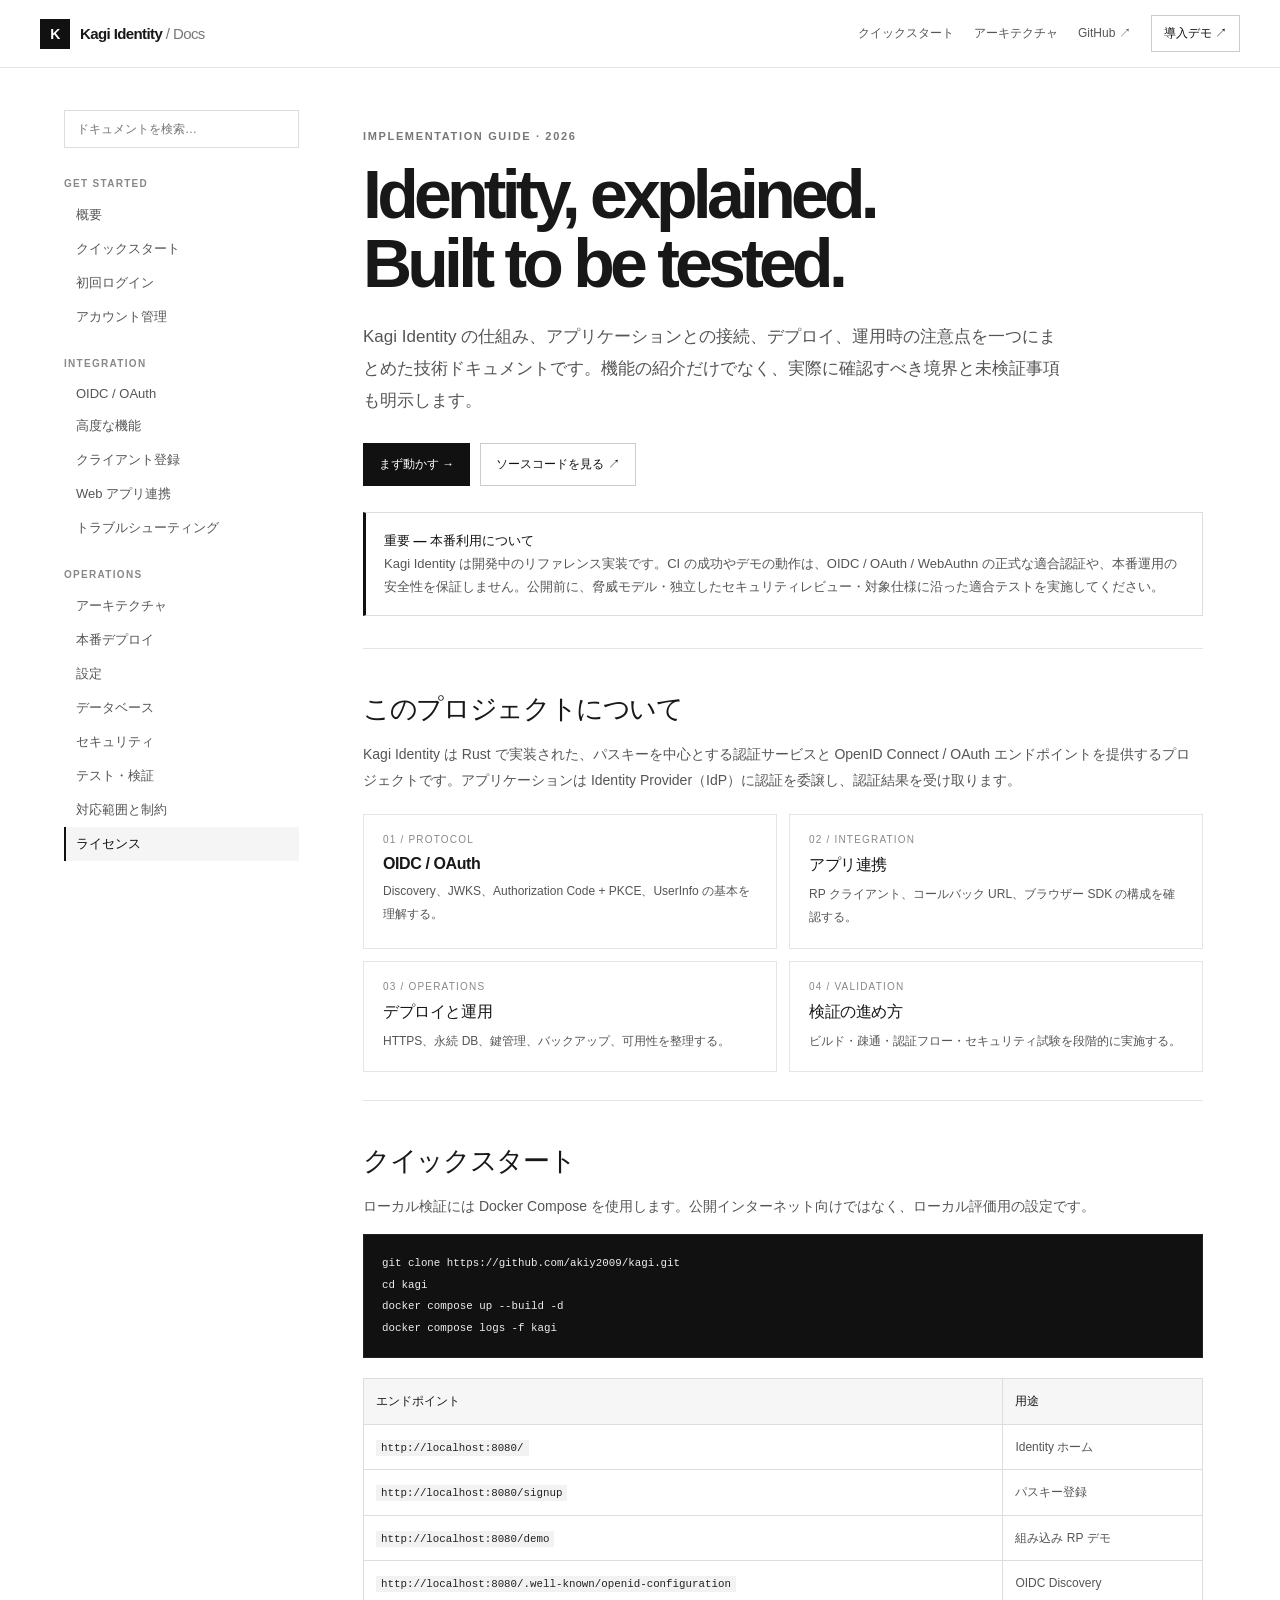
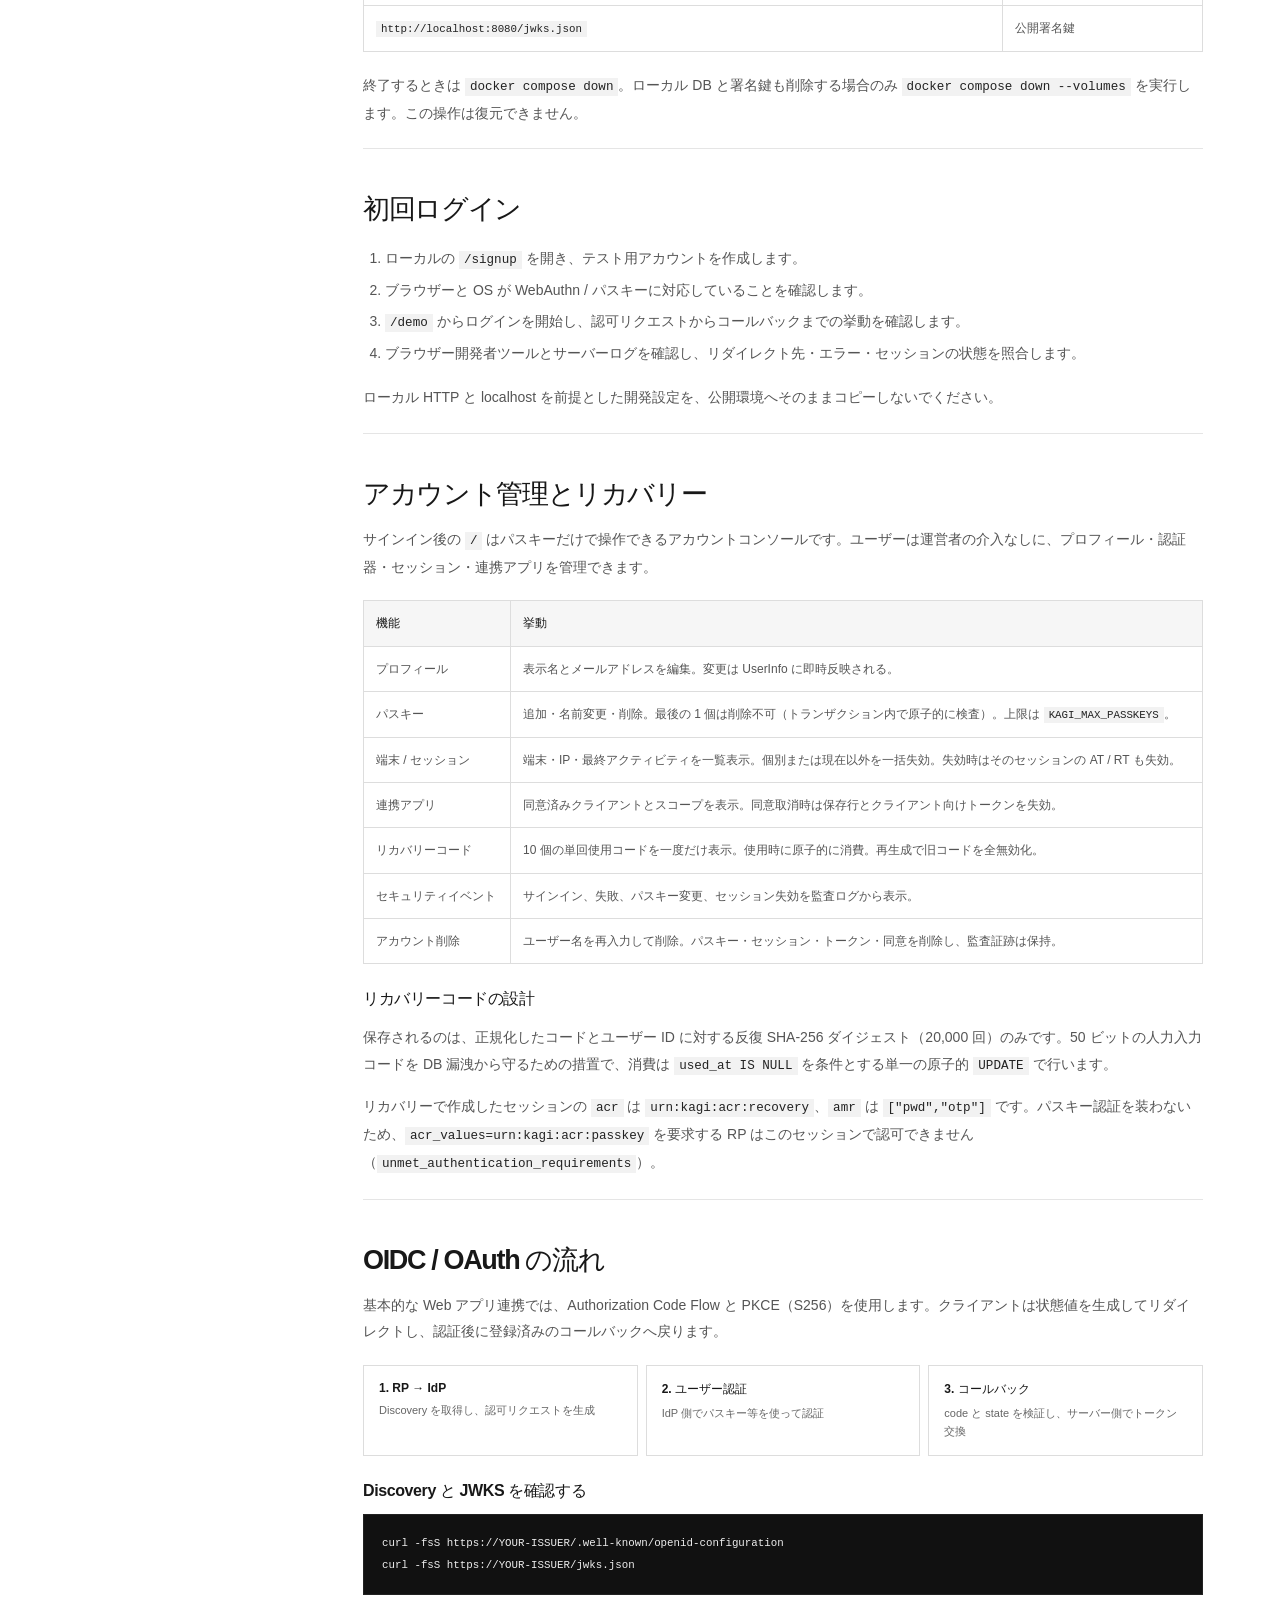
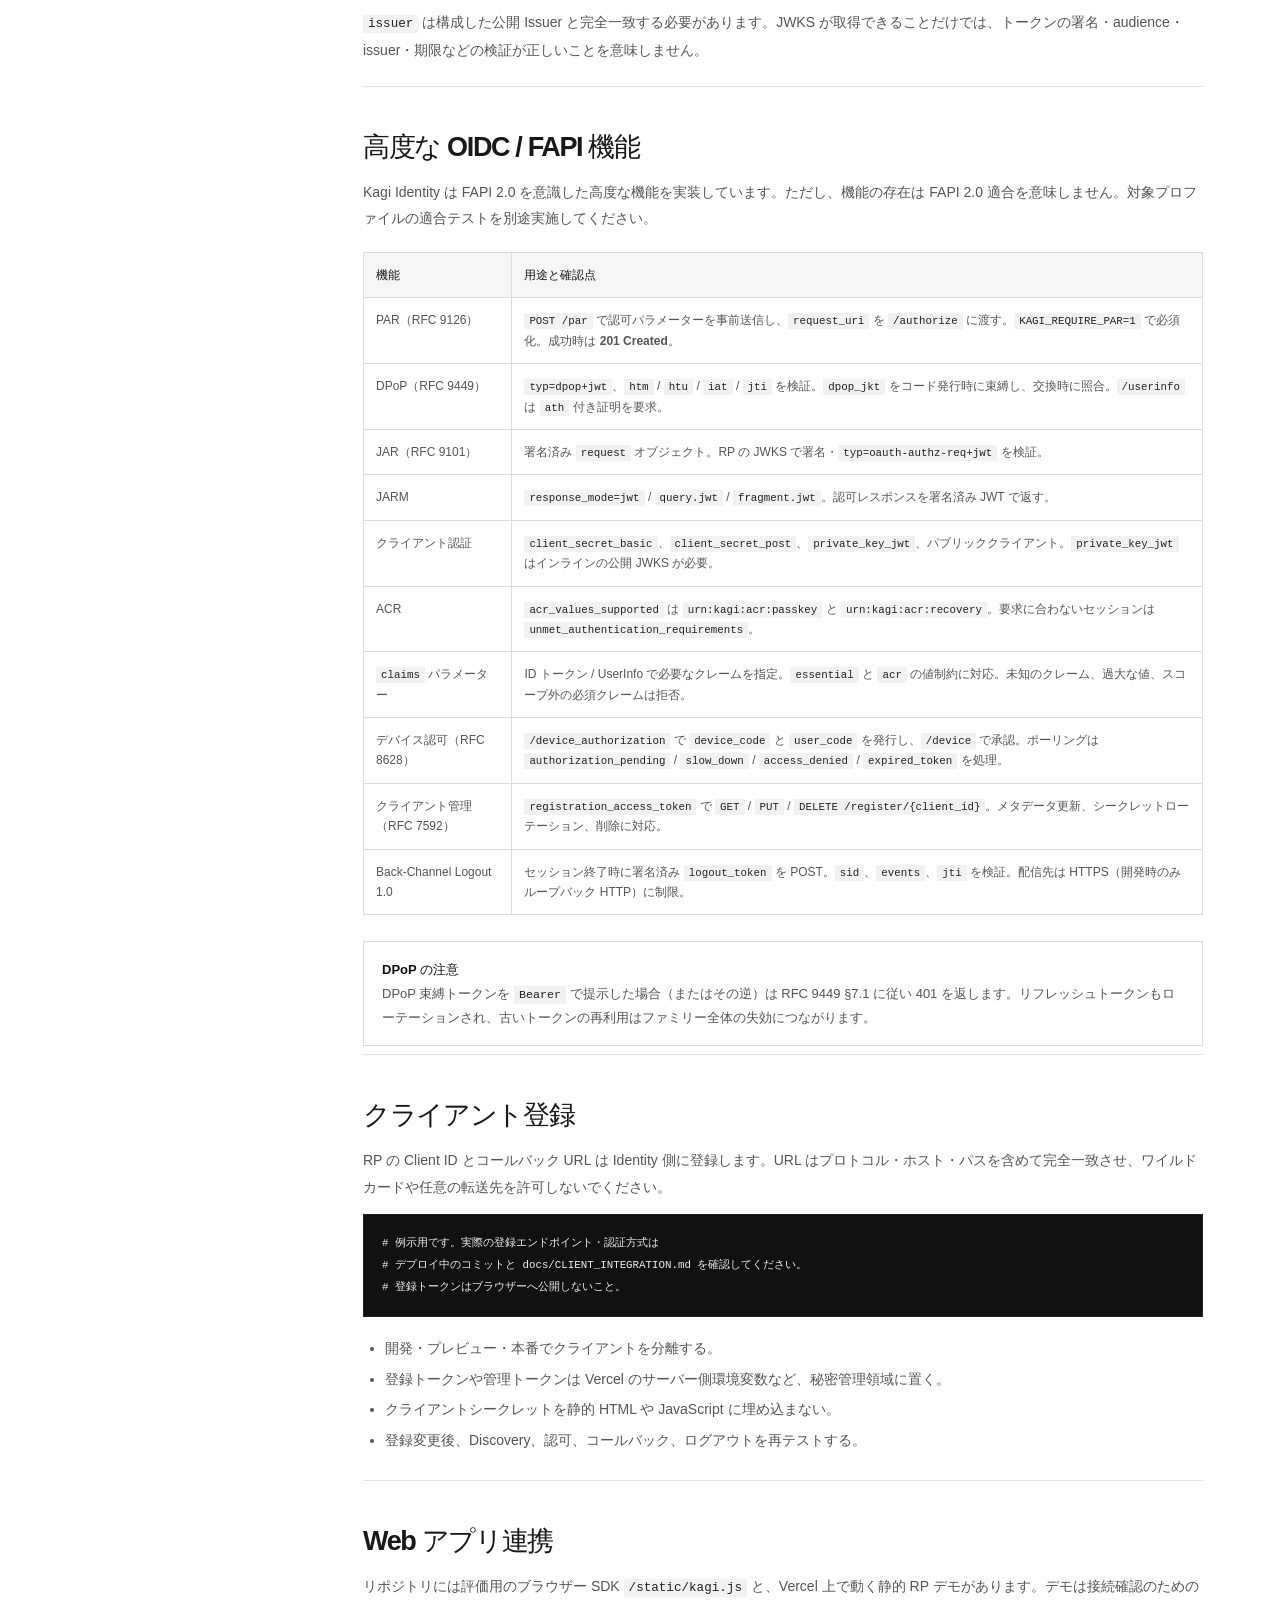
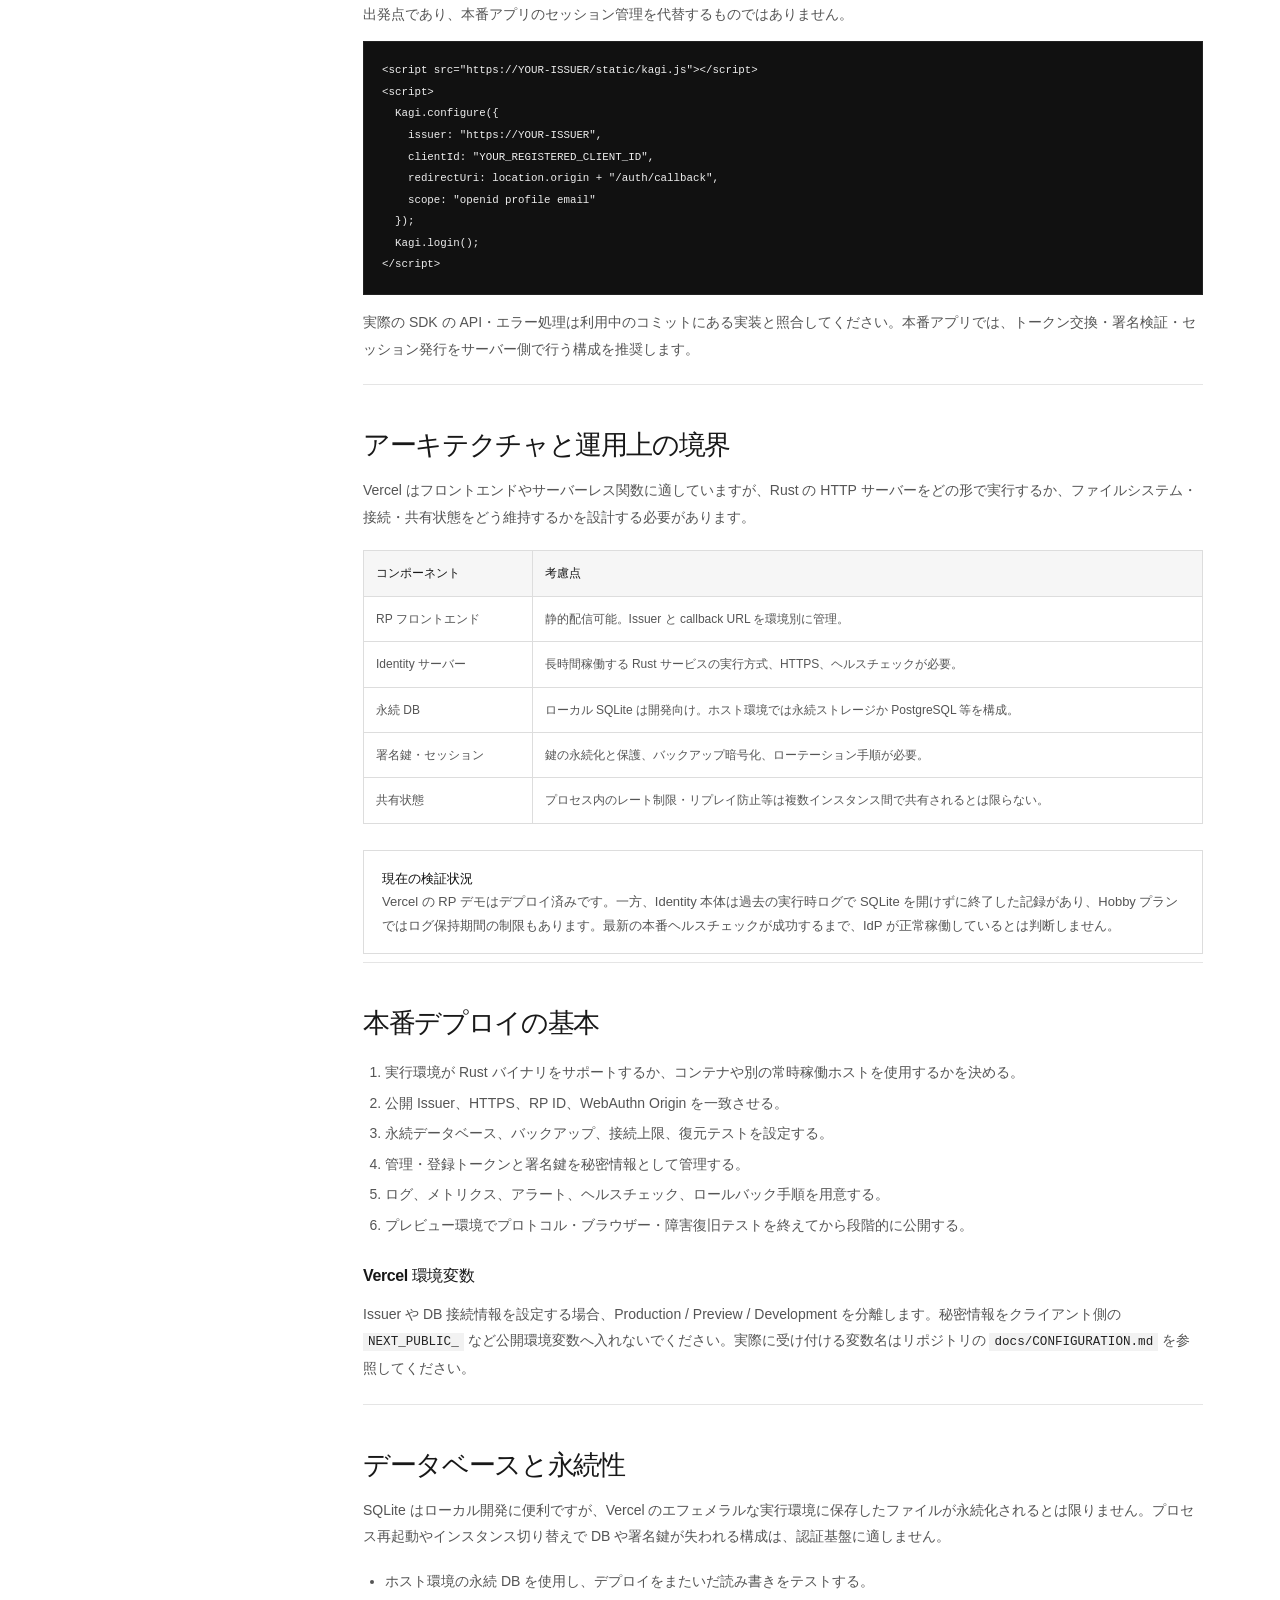
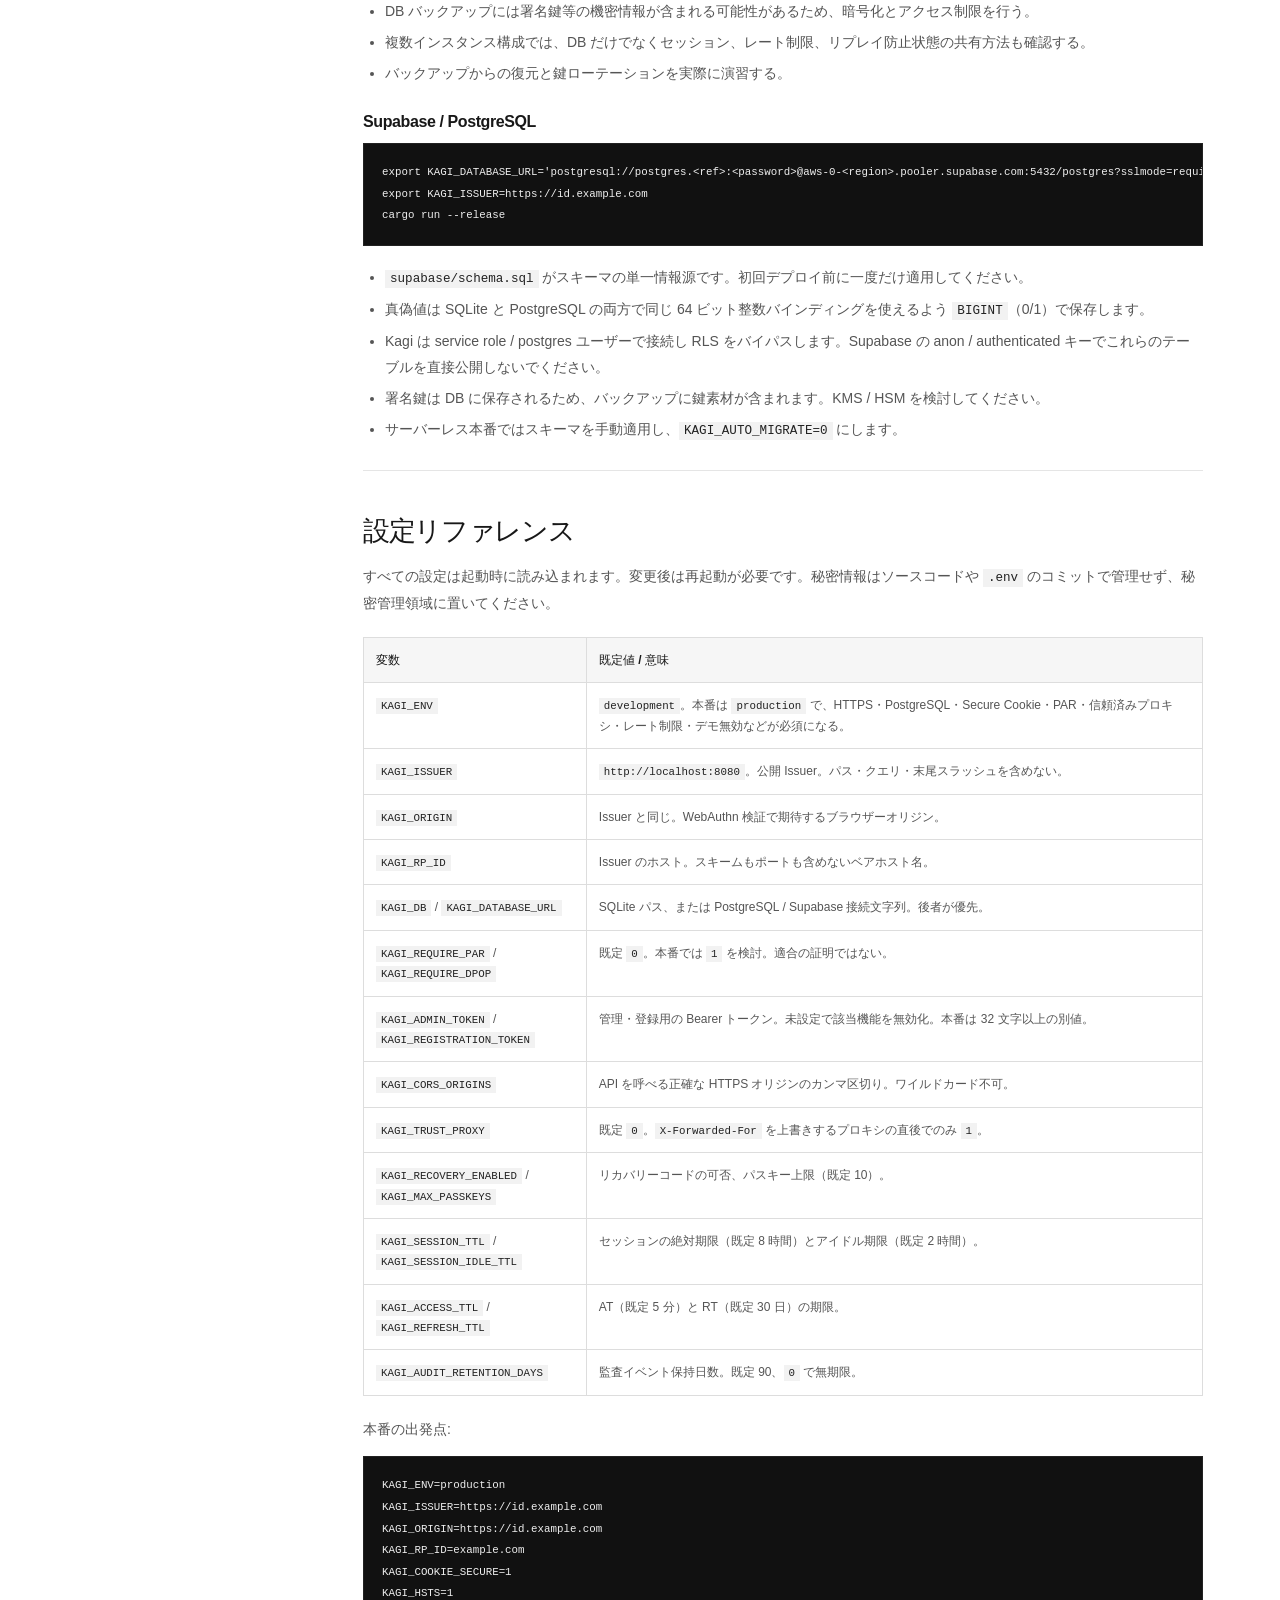
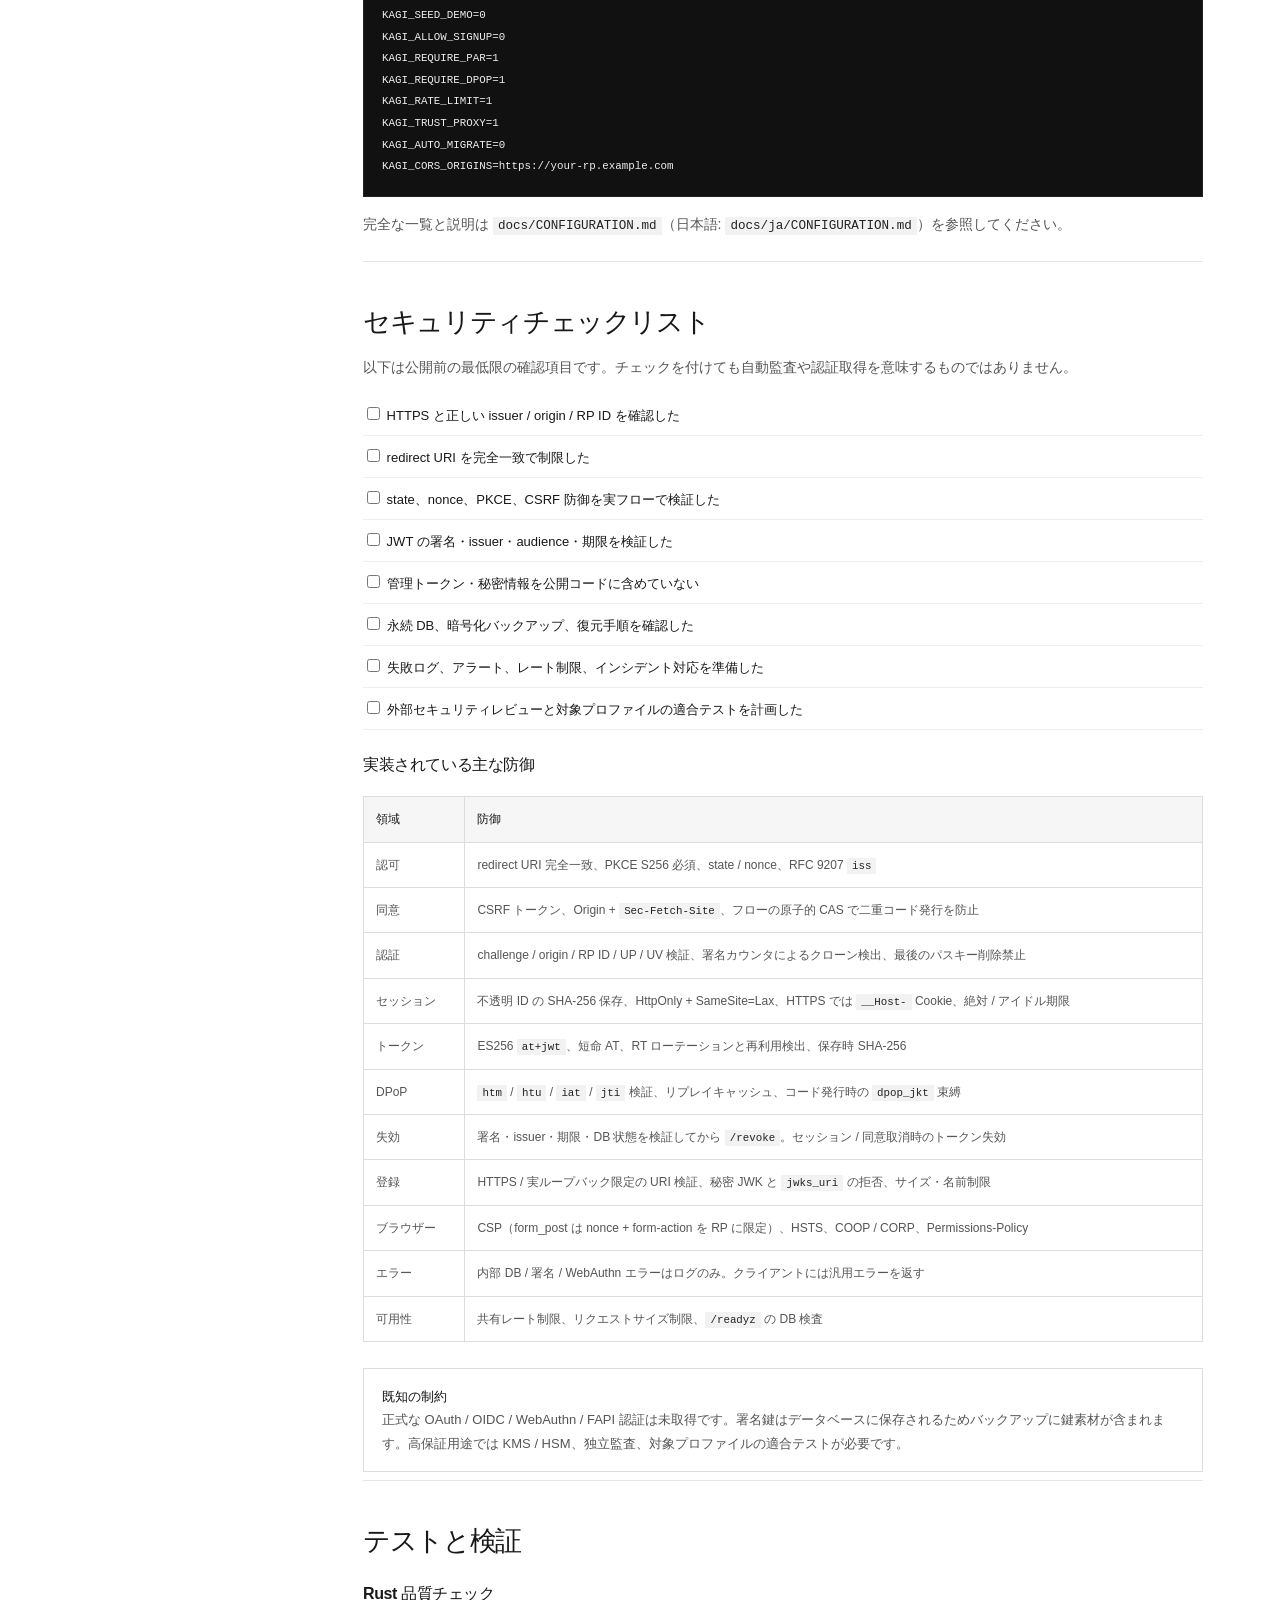
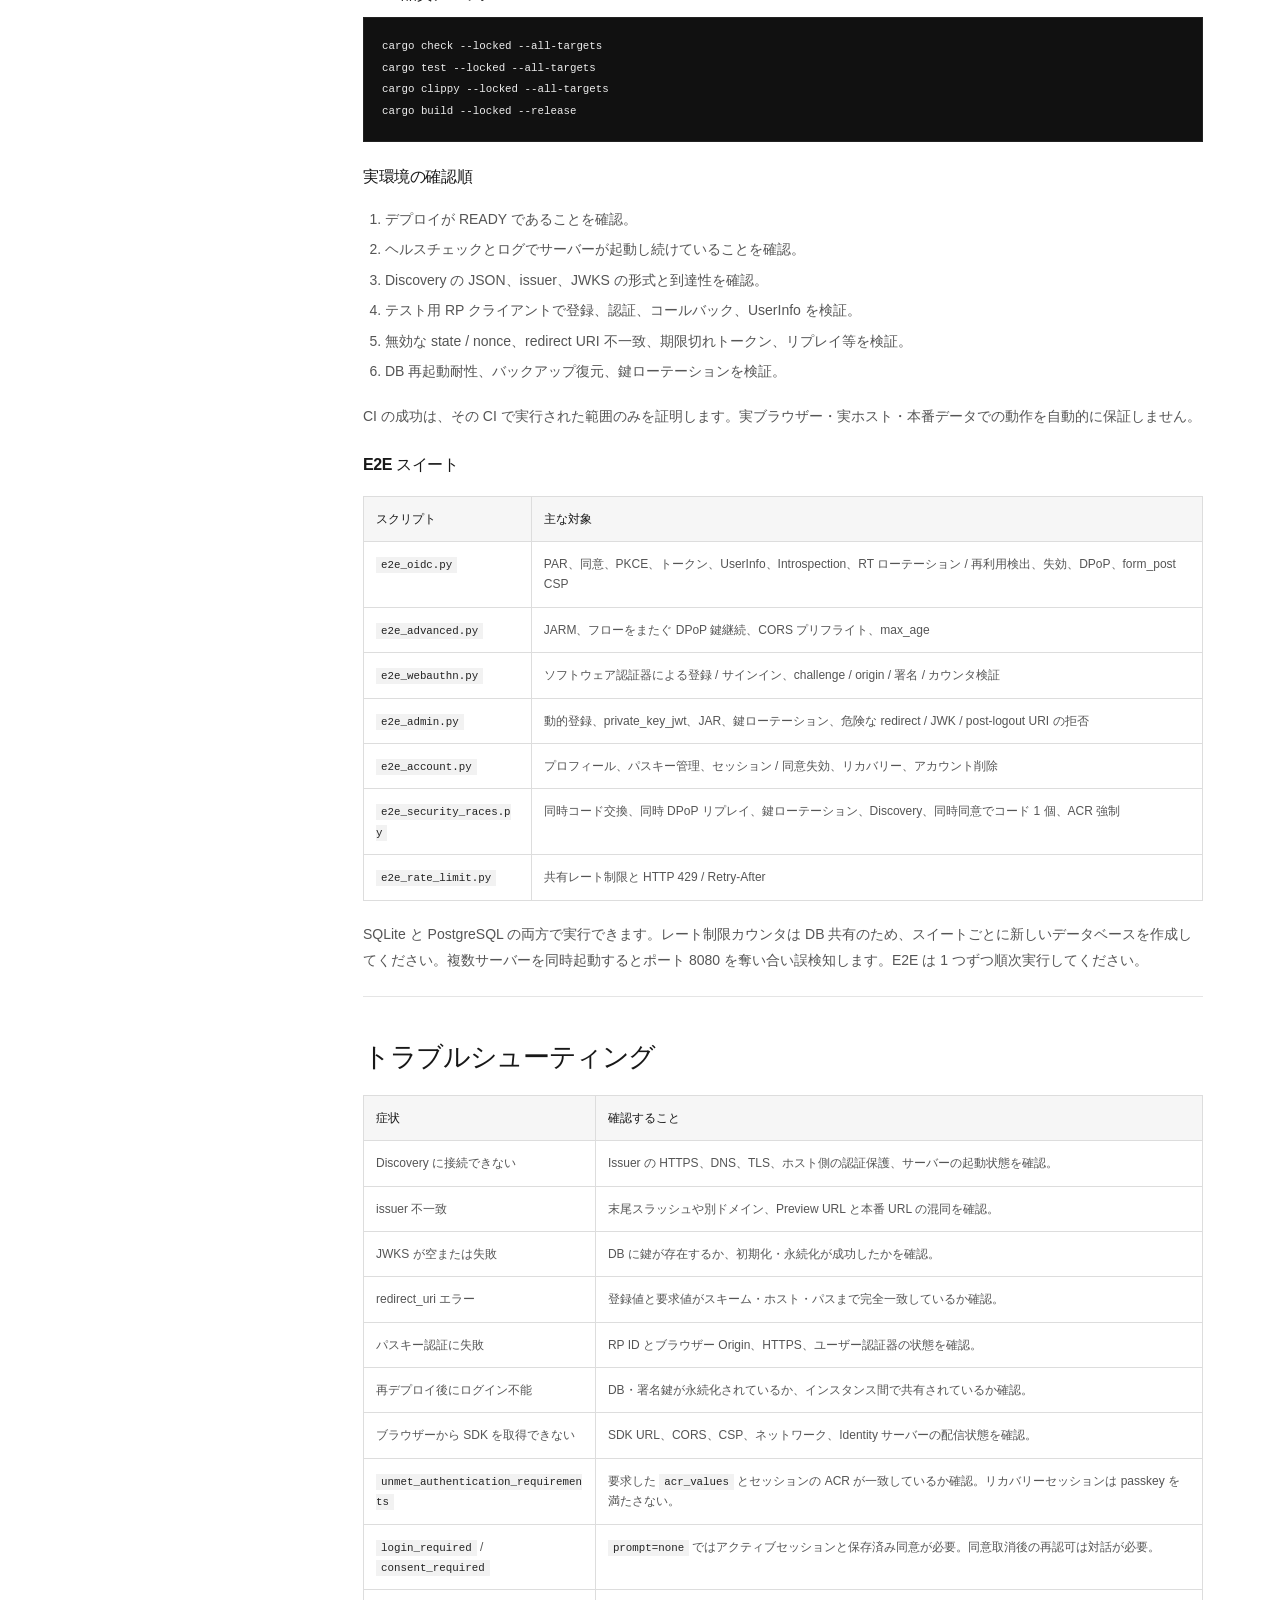
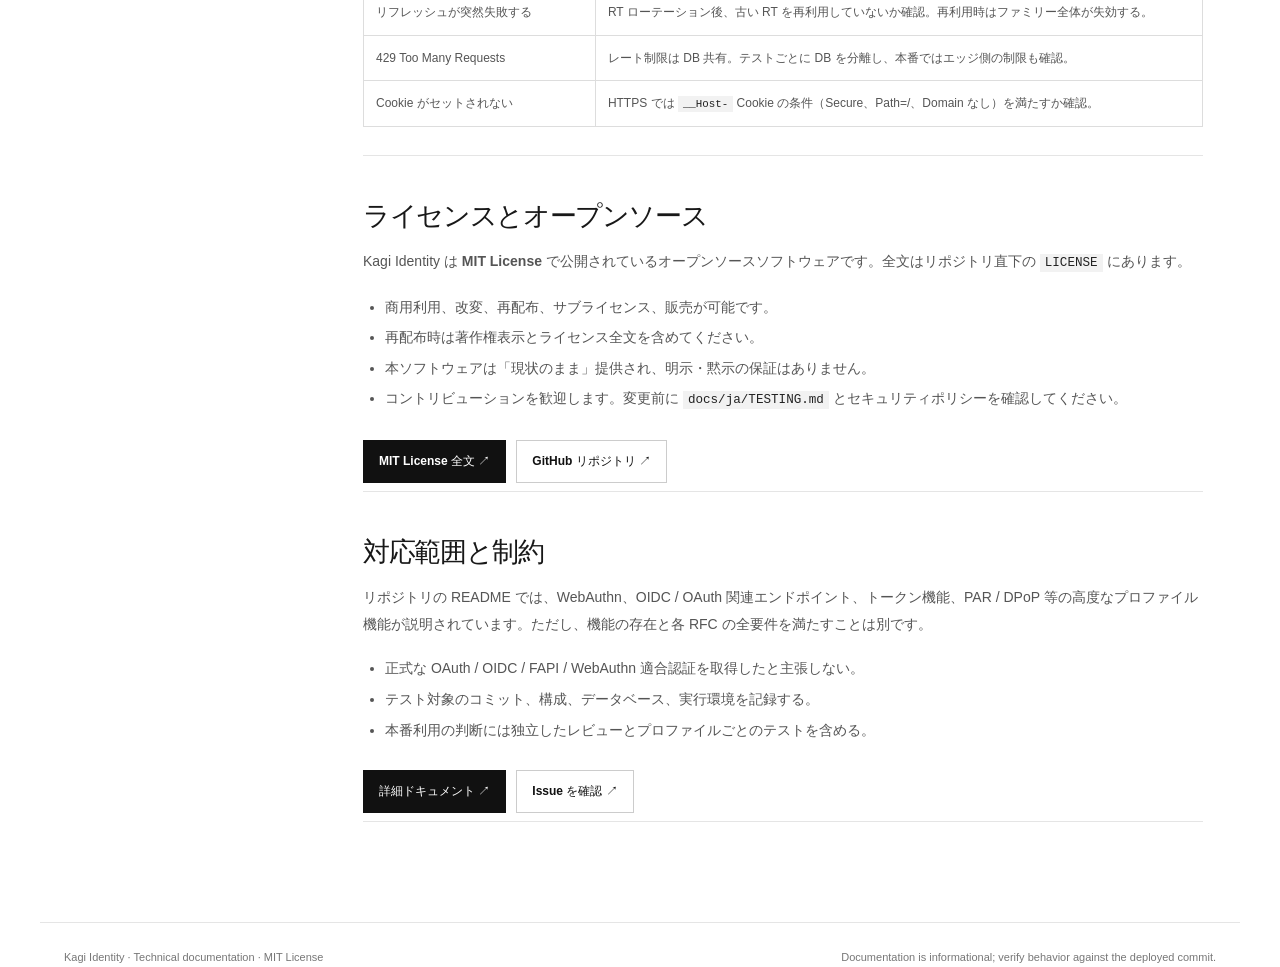
<file: examples/identity-docs/index.html>
<!doctype html>
<html lang="ja">
<head>
<meta charset="utf-8"><meta name="viewport" content="width=device-width,initial-scale=1"><meta name="theme-color" content="#ffffff">
<meta name="description" content="Kagi Identity の導入、OIDC連携、運用、セキュリティを理解するための公式ドキュメントサイト。">
<title>Kagi Identity Docs — 実装と運用ガイド</title>
<style>
:root{font-family:Inter,-apple-system,BlinkMacSystemFont,"Segoe UI","Noto Sans JP",sans-serif;color:#181818;background:#fff;font-synthesis:none;text-rendering:optimizeLegibility;--line:#e5e5e5;--muted:#696969;--soft:#f7f7f7;--black:#111}
*{box-sizing:border-box}html{scroll-behavior:smooth;scroll-padding-top:95px}body{margin:0;min-width:320px}a{color:inherit;text-decoration:none}button,input{font:inherit}.nav{height:68px;border-bottom:1px solid var(--line);display:flex;align-items:center;justify-content:space-between;padding:0 max(22px,calc((100vw - 1200px)/2));position:sticky;top:0;background:rgba(255,255,255,.96);backdrop-filter:blur(10px);z-index:5}.brand{display:flex;gap:10px;align-items:center;font-size:15px;font-weight:760;letter-spacing:-.04em}.logo{height:30px;width:30px;background:#111;color:white;display:grid;place-items:center;font-size:14px}.navright{display:flex;gap:20px;align-items:center;font-size:12px;color:#555}.navright a:hover,.side a:hover{color:#000;text-decoration:underline}.pill{border:1px solid #ccc;padding:9px 12px;color:#111!important}.layout{max-width:1200px;margin:auto;display:grid;grid-template-columns:235px minmax(0,1fr);gap:64px;padding:42px 24px 100px}.side{position:sticky;top:100px;align-self:start;max-height:calc(100vh - 120px);overflow:auto;font-size:13px}.side label{display:block;color:#888;font-size:10px;font-weight:750;letter-spacing:.13em;margin:24px 0 9px}.side a{display:block;padding:8px 10px;color:#555;border-left:2px solid transparent}.side a.active{border-left-color:#111;background:#f5f5f5;color:#111;font-weight:650}.search{width:100%;border:1px solid #ddd;padding:11px 12px;margin-bottom:6px;background:#fff;font-size:12px}.content{min-width:0;max-width:840px}.eyebrow{font-size:11px;letter-spacing:.15em;color:#777;font-weight:750;text-transform:uppercase}.hero{padding:20px 0 32px;border-bottom:1px solid var(--line)}h1{font-size:clamp(40px,6vw,68px);line-height:1.02;letter-spacing:-.07em;margin:18px 0 22px;font-weight:760}.lead{font-size:17px;line-height:1.9;color:#555;max-width:700px}.actions{display:flex;gap:10px;flex-wrap:wrap;margin-top:25px}.btn{display:inline-block;background:#111;color:white;padding:12px 15px;font-size:12px;font-weight:700;border:1px solid #111}.btn.secondary{background:white;color:#111;border-color:#ccc}.notice{margin-top:26px;border:1px solid #ddd;padding:16px 18px;font-size:13px;line-height:1.8;color:#555}.notice strong{color:#111}.notice.warning{border-left:3px solid #111}.section{padding:42px 0 8px;border-bottom:1px solid var(--line)}h2{font-size:27px;letter-spacing:-.05em;margin:0 0 14px}h3{font-size:16px;letter-spacing:-.025em;margin:25px 0 9px}p,li{font-size:14px;line-height:1.9;color:#555}ul,ol{padding-left:22px}li{padding:2px 0}code{font-family:ui-monospace,SFMono-Regular,Menlo,monospace;font-size:.9em;background:#f2f2f2;padding:2px 5px;color:#222;overflow-wrap:anywhere}pre{background:#111;color:#eee;padding:18px;overflow:auto;font-size:12px;line-height:1.8;border:1px solid #222}pre code{background:transparent;color:inherit;padding:0}.grid{display:grid;grid-template-columns:repeat(2,minmax(0,1fr));gap:12px;margin:20px 0}.card{border:1px solid var(--line);padding:19px;display:block;min-width:0}.card:hover{border-color:#777}.card .meta{font-size:10px;letter-spacing:.12em;color:#888}.card h3{margin:10px 0 7px}.card p{font-size:12px;margin:0}.tablewrap{overflow-x:auto;margin:20px 0}table{border-collapse:collapse;width:100%;font-size:12px}th,td{padding:12px;border:1px solid #ddd;text-align:left;vertical-align:top;line-height:1.7}th{background:#f6f6f6;font-weight:700}td{color:#555}.flow{display:grid;grid-template-columns:repeat(3,1fr);gap:8px;margin:20px 0}.flow div{border:1px solid #ddd;padding:15px}.flow b{font-size:12px;display:block;margin-bottom:7px}.flow span{font-size:11px;color:#666;line-height:1.6;display:block}.status{display:inline-block;border:1px solid #ddd;padding:4px 7px;font-size:10px;color:#555;letter-spacing:.04em}.footer{padding:28px 24px;border-top:1px solid var(--line);display:flex;justify-content:space-between;gap:12px;max-width:1200px;margin:auto;color:#777;font-size:11px}.hide{display:none!important}.searchhit{outline:1px solid #aaa}
@media(max-width:850px){.layout{grid-template-columns:1fr;gap:20px;padding-top:20px}.side{position:static;max-height:none;display:grid;grid-template-columns:repeat(2,minmax(0,1fr));gap:0 8px}.side .search{grid-column:1/-1}.side label{grid-column:1/-1;margin-top:16px}.side a{font-size:12px}.navright a:not(.pill){display:none}.grid{grid-template-columns:1fr}.flow{grid-template-columns:1fr}.content{max-width:none}}@media(max-width:430px){.side{grid-template-columns:1fr 1fr}.nav{padding:0 14px}.layout{padding-left:16px;padding-right:16px}.lead{font-size:15px}}
</style>
</head>
<body>
<header class="nav"><a class="brand" href="#top"><span class="logo">K</span><span>Kagi Identity <span style="font-weight:450;color:#777">/ Docs</span></span></a><nav class="navright"><a href="#quickstart">クイックスタート</a><a href="#architecture">アーキテクチャ</a><a href="https://github.com/akiy2009/kagi" target="_blank" rel="noopener noreferrer">GitHub ↗</a><a class="pill" href="https://kagi-rp-demo-gakusei-bot.vercel.app" target="_blank" rel="noopener noreferrer">導入デモ ↗</a></nav></header>
<div class="layout" id="top">
<aside class="side" aria-label="ドキュメントナビゲーション">
<input class="search" id="search" type="search" placeholder="ドキュメントを検索…" aria-label="ドキュメントを検索">
<label>GET STARTED</label><a href="#overview" class="active">概要</a><a href="#quickstart">クイックスタート</a><a href="#first-login">初回ログイン</a><a href="#account">アカウント管理</a>
<label>INTEGRATION</label><a href="#oidc">OIDC / OAuth</a><a href="#advanced">高度な機能</a><a href="#client">クライアント登録</a><a href="#web">Web アプリ連携</a><a href="#troubleshooting">トラブルシューティング</a>
<label>OPERATIONS</label><a href="#architecture">アーキテクチャ</a><a href="#deployment">本番デプロイ</a><a href="#configuration">設定</a><a href="#database">データベース</a><a href="#security">セキュリティ</a><a href="#testing">テスト・検証</a><a href="#status">対応範囲と制約</a><a href="#license">ライセンス</a>
</aside>
<main class="content">
<section class="hero" data-search="概要 overview identity authentication passkey OIDC OAuth documentation">
<div class="eyebrow">IMPLEMENTATION GUIDE · 2026</div>
<h1>Identity, explained.<br>Built to be tested.</h1>
<p class="lead">Kagi Identity の仕組み、アプリケーションとの接続、デプロイ、運用時の注意点を一つにまとめた技術ドキュメントです。機能の紹介だけでなく、実際に確認すべき境界と未検証事項も明示します。</p>
<div class="actions"><a class="btn" href="#quickstart">まず動かす →</a><a class="btn secondary" href="https://github.com/akiy2009/kagi" target="_blank" rel="noopener noreferrer">ソースコードを見る ↗</a></div>
<div class="notice warning"><strong>重要 — 本番利用について</strong><br>Kagi Identity は開発中のリファレンス実装です。CI の成功やデモの動作は、OIDC / OAuth / WebAuthn の正式な適合認証や、本番運用の安全性を保証しません。公開前に、脅威モデル・独立したセキュリティレビュー・対象仕様に沿った適合テストを実施してください。</div>
</section>
<section class="section" id="overview" data-search="概要 features passkey webauthn identity provider">
<h2>このプロジェクトについて</h2><p>Kagi Identity は Rust で実装された、パスキーを中心とする認証サービスと OpenID Connect / OAuth エンドポイントを提供するプロジェクトです。アプリケーションは Identity Provider（IdP）に認証を委譲し、認証結果を受け取ります。</p>
<div class="grid">
<a class="card" href="#oidc"><div class="meta">01 / PROTOCOL</div><h3>OIDC / OAuth</h3><p>Discovery、JWKS、Authorization Code + PKCE、UserInfo の基本を理解する。</p></a>
<a class="card" href="#web"><div class="meta">02 / INTEGRATION</div><h3>アプリ連携</h3><p>RP クライアント、コールバック URL、ブラウザー SDK の構成を確認する。</p></a>
<a class="card" href="#deployment"><div class="meta">03 / OPERATIONS</div><h3>デプロイと運用</h3><p>HTTPS、永続 DB、鍵管理、バックアップ、可用性を整理する。</p></a>
<a class="card" href="#testing"><div class="meta">04 / VALIDATION</div><h3>検証の進め方</h3><p>ビルド・疎通・認証フロー・セキュリティ試験を段階的に実施する。</p></a>
</div>
</section>
<section class="section" id="quickstart" data-search="quickstart docker compose local start run">
<h2>クイックスタート</h2><p>ローカル検証には Docker Compose を使用します。公開インターネット向けではなく、ローカル評価用の設定です。</p>
<pre><code>git clone https://github.com/akiy2009/kagi.git
cd kagi
docker compose up --build -d
docker compose logs -f kagi</code></pre>
<div class="tablewrap"><table><thead><tr><th>エンドポイント</th><th>用途</th></tr></thead><tbody>
<tr><td><code>http://localhost:8080/</code></td><td>Identity ホーム</td></tr><tr><td><code>http://localhost:8080/signup</code></td><td>パスキー登録</td></tr><tr><td><code>http://localhost:8080/demo</code></td><td>組み込み RP デモ</td></tr><tr><td><code>http://localhost:8080/.well-known/openid-configuration</code></td><td>OIDC Discovery</td></tr><tr><td><code>http://localhost:8080/jwks.json</code></td><td>公開署名鍵</td></tr></tbody></table></div>
<p>終了するときは <code>docker compose down</code>。ローカル DB と署名鍵も削除する場合のみ <code>docker compose down --volumes</code> を実行します。この操作は復元できません。</p>
</section>
<section class="section" id="first-login" data-search="first login passkey signup webauthn">
<h2>初回ログイン</h2><ol><li>ローカルの <code>/signup</code> を開き、テスト用アカウントを作成します。</li><li>ブラウザーと OS が WebAuthn / パスキーに対応していることを確認します。</li><li><code>/demo</code> からログインを開始し、認可リクエストからコールバックまでの挙動を確認します。</li><li>ブラウザー開発者ツールとサーバーログを確認し、リダイレクト先・エラー・セッションの状態を照合します。</li></ol><p>ローカル HTTP と localhost を前提とした開発設定を、公開環境へそのままコピーしないでください。</p>
</section>
<section class="section" id="account" data-search="account console profile passkey device session consent recovery audit delete アカウント パスキー 端末 同意 リカバリー">
<h2>アカウント管理とリカバリー</h2><p>サインイン後の <code>/</code> はパスキーだけで操作できるアカウントコンソールです。ユーザーは運営者の介入なしに、プロフィール・認証器・セッション・連携アプリを管理できます。</p>
<div class="tablewrap"><table><thead><tr><th>機能</th><th>挙動</th></tr></thead><tbody>
<tr><td>プロフィール</td><td>表示名とメールアドレスを編集。変更は UserInfo に即時反映される。</td></tr>
<tr><td>パスキー</td><td>追加・名前変更・削除。最後の 1 個は削除不可（トランザクション内で原子的に検査）。上限は <code>KAGI_MAX_PASSKEYS</code>。</td></tr>
<tr><td>端末 / セッション</td><td>端末・IP・最終アクティビティを一覧表示。個別または現在以外を一括失効。失効時はそのセッションの AT / RT も失効。</td></tr>
<tr><td>連携アプリ</td><td>同意済みクライアントとスコープを表示。同意取消時は保存行とクライアント向けトークンを失効。</td></tr>
<tr><td>リカバリーコード</td><td>10 個の単回使用コードを一度だけ表示。使用時に原子的に消費。再生成で旧コードを全無効化。</td></tr>
<tr><td>セキュリティイベント</td><td>サインイン、失敗、パスキー変更、セッション失効を監査ログから表示。</td></tr>
<tr><td>アカウント削除</td><td>ユーザー名を再入力して削除。パスキー・セッション・トークン・同意を削除し、監査証跡は保持。</td></tr>
</tbody></table></div>
<h3>リカバリーコードの設計</h3><p>保存されるのは、正規化したコードとユーザー ID に対する反復 SHA-256 ダイジェスト（20,000 回）のみです。50 ビットの人力入力コードを DB 漏洩から守るための措置で、消費は <code>used_at IS NULL</code> を条件とする単一の原子的 <code>UPDATE</code> で行います。</p>
<p>リカバリーで作成したセッションの <code>acr</code> は <code>urn:kagi:acr:recovery</code>、<code>amr</code> は <code>["pwd","otp"]</code> です。パスキー認証を装わないため、<code>acr_values=urn:kagi:acr:passkey</code> を要求する RP はこのセッションで認可できません（<code>unmet_authentication_requirements</code>）。</p>
</section>
<section class="section" id="oidc" data-search="oidc oauth authorization code pkce discovery jwks userinfo">
<h2>OIDC / OAuth の流れ</h2><p>基本的な Web アプリ連携では、Authorization Code Flow と PKCE（S256）を使用します。クライアントは状態値を生成してリダイレクトし、認証後に登録済みのコールバックへ戻ります。</p>
<div class="flow"><div><b>1. RP → IdP</b><span>Discovery を取得し、認可リクエストを生成</span></div><div><b>2. ユーザー認証</b><span>IdP 側でパスキー等を使って認証</span></div><div><b>3. コールバック</b><span>code と state を検証し、サーバー側でトークン交換</span></div></div>
<h3>Discovery と JWKS を確認する</h3><pre><code>curl -fsS https://YOUR-ISSUER/.well-known/openid-configuration
curl -fsS https://YOUR-ISSUER/jwks.json</code></pre>
<p><code>issuer</code> は構成した公開 Issuer と完全一致する必要があります。JWKS が取得できることだけでは、トークンの署名・audience・issuer・期限などの検証が正しいことを意味しません。</p>
</section>
<section class="section" id="advanced" data-search="par dpop jar jarm fapi private_key_jwt acr client authentication 高度な 機能">
<h2>高度な OIDC / FAPI 機能</h2><p>Kagi Identity は FAPI 2.0 を意識した高度な機能を実装しています。ただし、機能の存在は FAPI 2.0 適合を意味しません。対象プロファイルの適合テストを別途実施してください。</p>
<div class="tablewrap"><table><thead><tr><th>機能</th><th>用途と確認点</th></tr></thead><tbody>
<tr><td>PAR（RFC 9126）</td><td><code>POST /par</code> で認可パラメーターを事前送信し、<code>request_uri</code> を <code>/authorize</code> に渡す。<code>KAGI_REQUIRE_PAR=1</code> で必須化。成功時は <strong>201 Created</strong>。</td></tr>
<tr><td>DPoP（RFC 9449）</td><td><code>typ=dpop+jwt</code>、<code>htm</code> / <code>htu</code> / <code>iat</code> / <code>jti</code> を検証。<code>dpop_jkt</code> をコード発行時に束縛し、交換時に照合。<code>/userinfo</code> は <code>ath</code> 付き証明を要求。</td></tr>
<tr><td>JAR（RFC 9101）</td><td>署名済み <code>request</code> オブジェクト。RP の JWKS で署名・<code>typ=oauth-authz-req+jwt</code> を検証。</td></tr>
<tr><td>JARM</td><td><code>response_mode=jwt</code> / <code>query.jwt</code> / <code>fragment.jwt</code>。認可レスポンスを署名済み JWT で返す。</td></tr>
<tr><td>クライアント認証</td><td><code>client_secret_basic</code>、<code>client_secret_post</code>、<code>private_key_jwt</code>、パブリッククライアント。<code>private_key_jwt</code> はインラインの公開 JWKS が必要。</td></tr>
<tr><td>ACR</td><td><code>acr_values_supported</code> は <code>urn:kagi:acr:passkey</code> と <code>urn:kagi:acr:recovery</code>。要求に合わないセッションは <code>unmet_authentication_requirements</code>。</td></tr>
<tr><td><code>claims</code> パラメーター</td><td>ID トークン / UserInfo で必要なクレームを指定。<code>essential</code> と <code>acr</code> の値制約に対応。未知のクレーム、過大な値、スコープ外の必須クレームは拒否。</td></tr>
<tr><td>デバイス認可（RFC 8628）</td><td><code>/device_authorization</code> で <code>device_code</code> と <code>user_code</code> を発行し、<code>/device</code> で承認。ポーリングは <code>authorization_pending</code> / <code>slow_down</code> / <code>access_denied</code> / <code>expired_token</code> を処理。</td></tr>
<tr><td>クライアント管理（RFC 7592）</td><td><code>registration_access_token</code> で <code>GET</code> / <code>PUT</code> / <code>DELETE /register/{client_id}</code>。メタデータ更新、シークレットローテーション、削除に対応。</td></tr>
<tr><td>Back-Channel Logout 1.0</td><td>セッション終了時に署名済み <code>logout_token</code> を POST。<code>sid</code>、<code>events</code>、<code>jti</code> を検証。配信先は HTTPS（開発時のみループバック HTTP）に制限。</td></tr>
</tbody></table></div>
<div class="notice"><strong>DPoP の注意</strong><br>DPoP 束縛トークンを <code>Bearer</code> で提示した場合（またはその逆）は RFC 9449 §7.1 に従い 401 を返します。リフレッシュトークンもローテーションされ、古いトークンの再利用はファミリー全体の失効につながります。</div>
</section>
<section class="section" id="client" data-search="client registration redirect uri registration token">
<h2>クライアント登録</h2><p>RP の Client ID とコールバック URL は Identity 側に登録します。URL はプロトコル・ホスト・パスを含めて完全一致させ、ワイルドカードや任意の転送先を許可しないでください。</p>
<pre><code># 例示用です。実際の登録エンドポイント・認証方式は
# デプロイ中のコミットと docs/CLIENT_INTEGRATION.md を確認してください。
# 登録トークンはブラウザーへ公開しないこと。</code></pre>
<ul><li>開発・プレビュー・本番でクライアントを分離する。</li><li>登録トークンや管理トークンは Vercel のサーバー側環境変数など、秘密管理領域に置く。</li><li>クライアントシークレットを静的 HTML や JavaScript に埋め込まない。</li><li>登録変更後、Discovery、認可、コールバック、ログアウトを再テストする。</li></ul>
</section>
<section class="section" id="web" data-search="web app browser sdk javascript kagi login callback">
<h2>Web アプリ連携</h2><p>リポジトリには評価用のブラウザー SDK <code>/static/kagi.js</code> と、Vercel 上で動く静的 RP デモがあります。デモは接続確認のための出発点であり、本番アプリのセッション管理を代替するものではありません。</p>
<pre><code>&lt;script src="https://YOUR-ISSUER/static/kagi.js"&gt;&lt;/script&gt;
&lt;script&gt;
  Kagi.configure({
    issuer: "https://YOUR-ISSUER",
    clientId: "YOUR_REGISTERED_CLIENT_ID",
    redirectUri: location.origin + "/auth/callback",
    scope: "openid profile email"
  });
  Kagi.login();
&lt;/script&gt;</code></pre>
<p>実際の SDK の API・エラー処理は利用中のコミットにある実装と照合してください。本番アプリでは、トークン交換・署名検証・セッション発行をサーバー側で行う構成を推奨します。</p>
</section>
<section class="section" id="architecture" data-search="architecture runtime server database shared state session rate limiter">
<h2>アーキテクチャと運用上の境界</h2><p>Vercel はフロントエンドやサーバーレス関数に適していますが、Rust の HTTP サーバーをどの形で実行するか、ファイルシステム・接続・共有状態をどう維持するかを設計する必要があります。</p>
<div class="tablewrap"><table><thead><tr><th>コンポーネント</th><th>考慮点</th></tr></thead><tbody><tr><td>RP フロントエンド</td><td>静的配信可能。Issuer と callback URL を環境別に管理。</td></tr><tr><td>Identity サーバー</td><td>長時間稼働する Rust サービスの実行方式、HTTPS、ヘルスチェックが必要。</td></tr><tr><td>永続 DB</td><td>ローカル SQLite は開発向け。ホスト環境では永続ストレージか PostgreSQL 等を構成。</td></tr><tr><td>署名鍵・セッション</td><td>鍵の永続化と保護、バックアップ暗号化、ローテーション手順が必要。</td></tr><tr><td>共有状態</td><td>プロセス内のレート制限・リプレイ防止等は複数インスタンス間で共有されるとは限らない。</td></tr></tbody></table></div>
<div class="notice"><strong>現在の検証状況</strong><br>Vercel の RP デモはデプロイ済みです。一方、Identity 本体は過去の実行時ログで SQLite を開けずに終了した記録があり、Hobby プランではログ保持期間の制限もあります。最新の本番ヘルスチェックが成功するまで、IdP が正常稼働しているとは判断しません。</div>
</section>
<section class="section" id="deployment" data-search="production deployment vercel https reverse proxy environment">
<h2>本番デプロイの基本</h2><ol><li>実行環境が Rust バイナリをサポートするか、コンテナや別の常時稼働ホストを使用するかを決める。</li><li>公開 Issuer、HTTPS、RP ID、WebAuthn Origin を一致させる。</li><li>永続データベース、バックアップ、接続上限、復元テストを設定する。</li><li>管理・登録トークンと署名鍵を秘密情報として管理する。</li><li>ログ、メトリクス、アラート、ヘルスチェック、ロールバック手順を用意する。</li><li>プレビュー環境でプロトコル・ブラウザー・障害復旧テストを終えてから段階的に公開する。</li></ol>
<h3>Vercel 環境変数</h3><p>Issuer や DB 接続情報を設定する場合、Production / Preview / Development を分離します。秘密情報をクライアント側の <code>NEXT_PUBLIC_</code> など公開環境変数へ入れないでください。実際に受け付ける変数名はリポジトリの <code>docs/CONFIGURATION.md</code> を参照してください。</p>
</section>
<section class="section" id="database" data-search="database sqlite postgres supabase persistent data">
<h2>データベースと永続性</h2><p>SQLite はローカル開発に便利ですが、Vercel のエフェメラルな実行環境に保存したファイルが永続化されるとは限りません。プロセス再起動やインスタンス切り替えで DB や署名鍵が失われる構成は、認証基盤に適しません。</p><ul><li>ホスト環境の永続 DB を使用し、デプロイをまたいだ読み書きをテストする。</li><li>DB バックアップには署名鍵等の機密情報が含まれる可能性があるため、暗号化とアクセス制限を行う。</li><li>複数インスタンス構成では、DB だけでなくセッション、レート制限、リプレイ防止状態の共有方法も確認する。</li><li>バックアップからの復元と鍵ローテーションを実際に演習する。</li></ul>
<h3>Supabase / PostgreSQL</h3>
<pre><code>export KAGI_DATABASE_URL='postgresql://postgres.&lt;ref&gt;:&lt;password&gt;@aws-0-&lt;region&gt;.pooler.supabase.com:5432/postgres?sslmode=require'
export KAGI_ISSUER=https://id.example.com
cargo run --release</code></pre>
<ul><li><code>supabase/schema.sql</code> がスキーマの単一情報源です。初回デプロイ前に一度だけ適用してください。</li><li>真偽値は SQLite と PostgreSQL の両方で同じ 64 ビット整数バインディングを使えるよう <code>BIGINT</code>（0/1）で保存します。</li><li>Kagi は service role / postgres ユーザーで接続し RLS をバイパスします。Supabase の anon / authenticated キーでこれらのテーブルを直接公開しないでください。</li><li>署名鍵は DB に保存されるため、バックアップに鍵素材が含まれます。KMS / HSM を検討してください。</li><li>サーバーレス本番ではスキーマを手動適用し、<code>KAGI_AUTO_MIGRATE=0</code> にします。</li></ul>
</section>
<section class="section" id="configuration" data-search="configuration environment variables config settings 設定 環境変数">
<h2>設定リファレンス</h2><p>すべての設定は起動時に読み込まれます。変更後は再起動が必要です。秘密情報はソースコードや <code>.env</code> のコミットで管理せず、秘密管理領域に置いてください。</p>
<div class="tablewrap"><table><thead><tr><th>変数</th><th>既定値 / 意味</th></tr></thead><tbody>
<tr><td><code>KAGI_ENV</code></td><td><code>development</code>。本番は <code>production</code> で、HTTPS・PostgreSQL・Secure Cookie・PAR・信頼済みプロキシ・レート制限・デモ無効などが必須になる。</td></tr>
<tr><td><code>KAGI_ISSUER</code></td><td><code>http://localhost:8080</code>。公開 Issuer。パス・クエリ・末尾スラッシュを含めない。</td></tr>
<tr><td><code>KAGI_ORIGIN</code></td><td>Issuer と同じ。WebAuthn 検証で期待するブラウザーオリジン。</td></tr>
<tr><td><code>KAGI_RP_ID</code></td><td>Issuer のホスト。スキームもポートも含めないベアホスト名。</td></tr>
<tr><td><code>KAGI_DB</code> / <code>KAGI_DATABASE_URL</code></td><td>SQLite パス、または PostgreSQL / Supabase 接続文字列。後者が優先。</td></tr>
<tr><td><code>KAGI_REQUIRE_PAR</code> / <code>KAGI_REQUIRE_DPOP</code></td><td>既定 <code>0</code>。本番では <code>1</code> を検討。適合の証明ではない。</td></tr>
<tr><td><code>KAGI_ADMIN_TOKEN</code> / <code>KAGI_REGISTRATION_TOKEN</code></td><td>管理・登録用の Bearer トークン。未設定で該当機能を無効化。本番は 32 文字以上の別値。</td></tr>
<tr><td><code>KAGI_CORS_ORIGINS</code></td><td>API を呼べる正確な HTTPS オリジンのカンマ区切り。ワイルドカード不可。</td></tr>
<tr><td><code>KAGI_TRUST_PROXY</code></td><td>既定 <code>0</code>。<code>X-Forwarded-For</code> を上書きするプロキシの直後でのみ <code>1</code>。</td></tr>
<tr><td><code>KAGI_RECOVERY_ENABLED</code> / <code>KAGI_MAX_PASSKEYS</code></td><td>リカバリーコードの可否、パスキー上限（既定 10）。</td></tr>
<tr><td><code>KAGI_SESSION_TTL</code> / <code>KAGI_SESSION_IDLE_TTL</code></td><td>セッションの絶対期限（既定 8 時間）とアイドル期限（既定 2 時間）。</td></tr>
<tr><td><code>KAGI_ACCESS_TTL</code> / <code>KAGI_REFRESH_TTL</code></td><td>AT（既定 5 分）と RT（既定 30 日）の期限。</td></tr>
<tr><td><code>KAGI_AUDIT_RETENTION_DAYS</code></td><td>監査イベント保持日数。既定 90、<code>0</code> で無期限。</td></tr>
</tbody></table></div>
<p>本番の出発点:</p>
<pre><code>KAGI_ENV=production
KAGI_ISSUER=https://id.example.com
KAGI_ORIGIN=https://id.example.com
KAGI_RP_ID=example.com
KAGI_COOKIE_SECURE=1
KAGI_HSTS=1
KAGI_SEED_DEMO=0
KAGI_ALLOW_SIGNUP=0
KAGI_REQUIRE_PAR=1
KAGI_REQUIRE_DPOP=1
KAGI_RATE_LIMIT=1
KAGI_TRUST_PROXY=1
KAGI_AUTO_MIGRATE=0
KAGI_CORS_ORIGINS=https://your-rp.example.com</code></pre>
<p>完全な一覧と説明は <code>docs/CONFIGURATION.md</code>（日本語: <code>docs/ja/CONFIGURATION.md</code>）を参照してください。</p>
</section>
<section class="section" id="security" data-search="security threat model csrf csp secrets cookies tokens webauthn">
<h2>セキュリティチェックリスト</h2><p>以下は公開前の最低限の確認項目です。チェックを付けても自動監査や認証取得を意味するものではありません。</p>
<div id="checklist">
<label style="display:block;padding:10px 0;border-bottom:1px solid #eee;font-size:13px"><input type="checkbox"> HTTPS と正しい issuer / origin / RP ID を確認した</label>
<label style="display:block;padding:10px 0;border-bottom:1px solid #eee;font-size:13px"><input type="checkbox"> redirect URI を完全一致で制限した</label>
<label style="display:block;padding:10px 0;border-bottom:1px solid #eee;font-size:13px"><input type="checkbox"> state、nonce、PKCE、CSRF 防御を実フローで検証した</label>
<label style="display:block;padding:10px 0;border-bottom:1px solid #eee;font-size:13px"><input type="checkbox"> JWT の署名・issuer・audience・期限を検証した</label>
<label style="display:block;padding:10px 0;border-bottom:1px solid #eee;font-size:13px"><input type="checkbox"> 管理トークン・秘密情報を公開コードに含めていない</label>
<label style="display:block;padding:10px 0;border-bottom:1px solid #eee;font-size:13px"><input type="checkbox"> 永続 DB、暗号化バックアップ、復元手順を確認した</label>
<label style="display:block;padding:10px 0;border-bottom:1px solid #eee;font-size:13px"><input type="checkbox"> 失敗ログ、アラート、レート制限、インシデント対応を準備した</label>
<label style="display:block;padding:10px 0;border-bottom:1px solid #eee;font-size:13px"><input type="checkbox"> 外部セキュリティレビューと対象プロファイルの適合テストを計画した</label>
</div>
<h3>実装されている主な防御</h3>
<div class="tablewrap"><table><thead><tr><th>領域</th><th>防御</th></tr></thead><tbody>
<tr><td>認可</td><td>redirect URI 完全一致、PKCE S256 必須、state / nonce、RFC 9207 <code>iss</code></td></tr>
<tr><td>同意</td><td>CSRF トークン、Origin + <code>Sec-Fetch-Site</code>、フローの原子的 CAS で二重コード発行を防止</td></tr>
<tr><td>認証</td><td>challenge / origin / RP ID / UP / UV 検証、署名カウンタによるクローン検出、最後のパスキー削除禁止</td></tr>
<tr><td>セッション</td><td>不透明 ID の SHA-256 保存、HttpOnly + SameSite=Lax、HTTPS では <code>__Host-</code> Cookie、絶対 / アイドル期限</td></tr>
<tr><td>トークン</td><td>ES256 <code>at+jwt</code>、短命 AT、RT ローテーションと再利用検出、保存時 SHA-256</td></tr>
<tr><td>DPoP</td><td><code>htm</code> / <code>htu</code> / <code>iat</code> / <code>jti</code> 検証、リプレイキャッシュ、コード発行時の <code>dpop_jkt</code> 束縛</td></tr>
<tr><td>失効</td><td>署名・issuer・期限・DB 状態を検証してから <code>/revoke</code>。セッション / 同意取消時のトークン失効</td></tr>
<tr><td>登録</td><td>HTTPS / 実ループバック限定の URI 検証、秘密 JWK と <code>jwks_uri</code> の拒否、サイズ・名前制限</td></tr>
<tr><td>ブラウザー</td><td>CSP（form_post は nonce + form-action を RP に限定）、HSTS、COOP / CORP、Permissions-Policy</td></tr>
<tr><td>エラー</td><td>内部 DB / 署名 / WebAuthn エラーはログのみ。クライアントには汎用エラーを返す</td></tr>
<tr><td>可用性</td><td>共有レート制限、リクエストサイズ制限、<code>/readyz</code> の DB 検査</td></tr>
</tbody></table></div>
<div class="notice"><strong>既知の制約</strong><br>正式な OAuth / OIDC / WebAuthn / FAPI 認証は未取得です。署名鍵はデータベースに保存されるためバックアップに鍵素材が含まれます。高保証用途では KMS / HSM、独立監査、対象プロファイルの適合テストが必要です。</div>
</section>
<section class="section" id="testing" data-search="testing cargo check clippy test e2e smoke deployment">
<h2>テストと検証</h2><h3>Rust 品質チェック</h3><pre><code>cargo check --locked --all-targets
cargo test --locked --all-targets
cargo clippy --locked --all-targets
cargo build --locked --release</code></pre><h3>実環境の確認順</h3><ol><li>デプロイが READY であることを確認。</li><li>ヘルスチェックとログでサーバーが起動し続けていることを確認。</li><li>Discovery の JSON、issuer、JWKS の形式と到達性を確認。</li><li>テスト用 RP クライアントで登録、認証、コールバック、UserInfo を検証。</li><li>無効な state / nonce、redirect URI 不一致、期限切れトークン、リプレイ等を検証。</li><li>DB 再起動耐性、バックアップ復元、鍵ローテーションを検証。</li></ol><p>CI の成功は、その CI で実行された範囲のみを証明します。実ブラウザー・実ホスト・本番データでの動作を自動的に保証しません。</p>
<h3>E2E スイート</h3>
<div class="tablewrap"><table><thead><tr><th>スクリプト</th><th>主な対象</th></tr></thead><tbody>
<tr><td><code>e2e_oidc.py</code></td><td>PAR、同意、PKCE、トークン、UserInfo、Introspection、RT ローテーション / 再利用検出、失効、DPoP、form_post CSP</td></tr>
<tr><td><code>e2e_advanced.py</code></td><td>JARM、フローをまたぐ DPoP 鍵継続、CORS プリフライト、max_age</td></tr>
<tr><td><code>e2e_webauthn.py</code></td><td>ソフトウェア認証器による登録 / サインイン、challenge / origin / 署名 / カウンタ検証</td></tr>
<tr><td><code>e2e_admin.py</code></td><td>動的登録、private_key_jwt、JAR、鍵ローテーション、危険な redirect / JWK / post-logout URI の拒否</td></tr>
<tr><td><code>e2e_account.py</code></td><td>プロフィール、パスキー管理、セッション / 同意失効、リカバリー、アカウント削除</td></tr>
<tr><td><code>e2e_security_races.py</code></td><td>同時コード交換、同時 DPoP リプレイ、鍵ローテーション、Discovery、同時同意でコード 1 個、ACR 強制</td></tr>
<tr><td><code>e2e_rate_limit.py</code></td><td>共有レート制限と HTTP 429 / Retry-After</td></tr>
</tbody></table></div>
<p>SQLite と PostgreSQL の両方で実行できます。レート制限カウンタは DB 共有のため、スイートごとに新しいデータベースを作成してください。複数サーバーを同時起動するとポート 8080 を奪い合い誤検知します。E2E は 1 つずつ順次実行してください。</p>
</section>
<section class="section" id="troubleshooting" data-search="troubleshooting errors cors 400 401 403 redirect uri database sqlite">
<h2>トラブルシューティング</h2>
<div class="tablewrap"><table><thead><tr><th>症状</th><th>確認すること</th></tr></thead><tbody><tr><td>Discovery に接続できない</td><td>Issuer の HTTPS、DNS、TLS、ホスト側の認証保護、サーバーの起動状態を確認。</td></tr><tr><td>issuer 不一致</td><td>末尾スラッシュや別ドメイン、Preview URL と本番 URL の混同を確認。</td></tr><tr><td>JWKS が空または失敗</td><td>DB に鍵が存在するか、初期化・永続化が成功したかを確認。</td></tr><tr><td>redirect_uri エラー</td><td>登録値と要求値がスキーム・ホスト・パスまで完全一致しているか確認。</td></tr><tr><td>パスキー認証に失敗</td><td>RP ID とブラウザー Origin、HTTPS、ユーザー認証器の状態を確認。</td></tr><tr><td>再デプロイ後にログイン不能</td><td>DB・署名鍵が永続化されているか、インスタンス間で共有されているか確認。</td></tr><tr><td>ブラウザーから SDK を取得できない</td><td>SDK URL、CORS、CSP、ネットワーク、Identity サーバーの配信状態を確認。</td></tr><tr><td><code>unmet_authentication_requirements</code></td><td>要求した <code>acr_values</code> とセッションの ACR が一致しているか確認。リカバリーセッションは passkey を満たさない。</td></tr><tr><td><code>login_required</code> / <code>consent_required</code></td><td><code>prompt=none</code> ではアクティブセッションと保存済み同意が必要。同意取消後の再認可は対話が必要。</td></tr><tr><td>リフレッシュが突然失敗する</td><td>RT ローテーション後、古い RT を再利用していないか確認。再利用時はファミリー全体が失効する。</td></tr><tr><td>429 Too Many Requests</td><td>レート制限は DB 共有。テストごとに DB を分離し、本番ではエッジ側の制限も確認。</td></tr><tr><td>Cookie がセットされない</td><td>HTTPS では <code>__Host-</code> Cookie の条件（Secure、Path=/、Domain なし）を満たすか確認。</td></tr></tbody></table></div>
</section>
<section class="section" id="license" data-search="license mit open source oss ライセンス オープンソース">
<h2>ライセンスとオープンソース</h2><p>Kagi Identity は <strong>MIT License</strong> で公開されているオープンソースソフトウェアです。全文はリポジトリ直下の <code>LICENSE</code> にあります。</p>
<ul><li>商用利用、改変、再配布、サブライセンス、販売が可能です。</li><li>再配布時は著作権表示とライセンス全文を含めてください。</li><li>本ソフトウェアは「現状のまま」提供され、明示・黙示の保証はありません。</li><li>コントリビューションを歓迎します。変更前に <code>docs/ja/TESTING.md</code> とセキュリティポリシーを確認してください。</li></ul>
<div class="actions"><a class="btn" href="https://github.com/akiy2009/kagi/blob/main/LICENSE" target="_blank" rel="noopener noreferrer">MIT License 全文 ↗</a><a class="btn secondary" href="https://github.com/akiy2009/kagi" target="_blank" rel="noopener noreferrer">GitHub リポジトリ ↗</a></div>
</section>
<section class="section" id="status" data-search="status limitations certification conformance">
<h2>対応範囲と制約</h2><p>リポジトリの README では、WebAuthn、OIDC / OAuth 関連エンドポイント、トークン機能、PAR / DPoP 等の高度なプロファイル機能が説明されています。ただし、機能の存在と各 RFC の全要件を満たすことは別です。</p><ul><li>正式な OAuth / OIDC / FAPI / WebAuthn 適合認証を取得したと主張しない。</li><li>テスト対象のコミット、構成、データベース、実行環境を記録する。</li><li>本番利用の判断には独立したレビューとプロファイルごとのテストを含める。</li></ul>
<div class="actions"><a class="btn" href="https://github.com/akiy2009/kagi/tree/main/docs" target="_blank" rel="noopener noreferrer">詳細ドキュメント ↗</a><a class="btn secondary" href="https://github.com/akiy2009/kagi/issues" target="_blank" rel="noopener noreferrer">Issue を確認 ↗</a></div>
</section>
</main></div>
<footer class="footer"><span>Kagi Identity · Technical documentation · MIT License</span><span>Documentation is informational; verify behavior against the deployed commit.</span></footer>
<script>
const search=document.getElementById('search');
const sections=[...document.querySelectorAll('[data-search]')];
search.addEventListener('input',()=>{const q=search.value.trim().toLocaleLowerCase();sections.forEach(el=>{el.classList.toggle('hide',q&&!((el.dataset.search+' '+el.innerText).toLocaleLowerCase().includes(q)));});});
const links=[...document.querySelectorAll('.side a')];
const observer=new IntersectionObserver(entries=>{entries.forEach(e=>{if(e.isIntersecting){links.forEach(a=>a.classList.toggle('active',a.getAttribute('href')==='#'+e.target.id));}});},{rootMargin:'-15% 0px -75% 0px'});
document.querySelectorAll('main section[id]').forEach(s=>observer.observe(s));
</script>
</body></html>
</file>
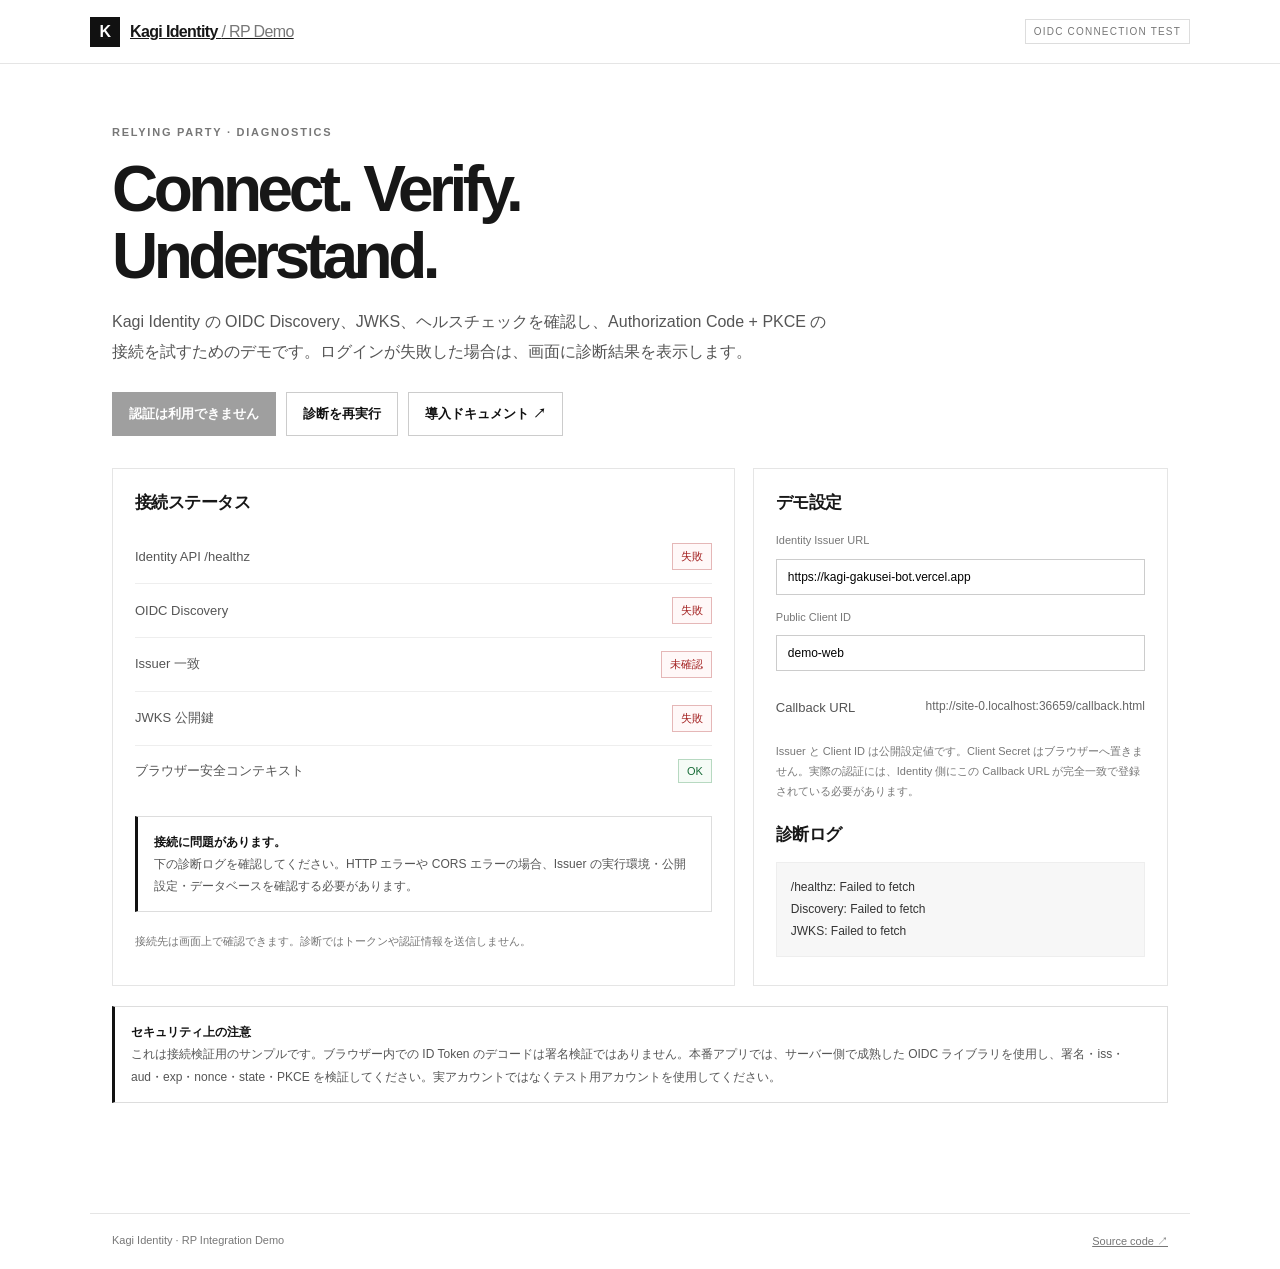
<file: examples/rp-demo/index.html>
<!doctype html>
<html lang="ja">
<head>
<meta charset="utf-8">
<meta name="viewport" content="width=device-width,initial-scale=1">
<meta name="color-scheme" content="light">
<meta name="description" content="Kagi Identity と OIDC / OAuth の接続を診断し、認証フローを試すためのサンプル RP。">
<title>Kagi Identity — 接続デモ</title>
<style>
:root{font-family:Inter,-apple-system,BlinkMacSystemFont,"Segoe UI","Noto Sans JP",sans-serif;color:#171717;background:#fff;--line:#e5e5e5;--muted:#666;--soft:#f7f7f7;--black:#111}
*{box-sizing:border-box}body{margin:0;min-width:320px}a{color:inherit}button,input{font:inherit}.top{height:64px;border-bottom:1px solid var(--line);display:flex;align-items:center;justify-content:space-between;padding:0 max(18px,calc((100vw - 1100px)/2))}.brand{display:flex;align-items:center;gap:10px;font-weight:750;letter-spacing:-.04em}.mark{width:30px;height:30px;display:grid;place-items:center;background:#111;color:#fff}.tag{font-size:10px;letter-spacing:.12em;color:#777;border:1px solid #ddd;padding:6px 8px}main{max-width:1100px;margin:auto;padding:62px 22px 90px}.eyebrow{font-size:11px;letter-spacing:.16em;font-weight:750;color:#777}h1{font-size:clamp(36px,6vw,64px);letter-spacing:-.07em;line-height:1.04;margin:18px 0}.lead{max-width:720px;color:#555;font-size:16px;line-height:1.9}.actions{display:flex;gap:10px;flex-wrap:wrap;margin:24px 0 32px}button,.button{border:1px solid #111;background:#111;color:#fff;padding:12px 16px;font-size:13px;font-weight:700;cursor:pointer;text-decoration:none;display:inline-flex;align-items:center;justify-content:center;min-height:42px}button.secondary,.button.secondary{background:#fff;color:#111;border-color:#ccc}button:disabled{opacity:.4;cursor:not-allowed}.layout{display:grid;grid-template-columns:1.2fr .8fr;gap:18px}.panel{border:1px solid var(--line);padding:22px;min-width:0}.panel h2{font-size:17px;margin:0 0 16px;letter-spacing:-.03em}.row{display:flex;justify-content:space-between;align-items:center;gap:14px;padding:13px 0;border-top:1px solid #eee;font-size:13px}.row:first-of-type{border-top:0}.label{color:#555}.status{font-size:11px;border:1px solid #ddd;padding:5px 8px;white-space:nowrap}.status.ok{border-color:#b7d9c1;color:#176b37;background:#f5fbf6}.status.bad{border-color:#e5b7b7;color:#a32020;background:#fff8f8}.status.wait{color:#777;background:#fafafa}.details{font-size:12px;color:#666;line-height:1.8;overflow-wrap:anywhere}.notice{border:1px solid #ddd;border-left:3px solid #111;padding:14px 16px;margin:20px 0;font-size:12px;color:#555;line-height:1.85}.notice strong{color:#111}.result{white-space:pre-wrap;overflow-wrap:anywhere;background:#f7f7f7;border:1px solid #eee;padding:14px;font-size:12px;line-height:1.8;min-height:68px;color:#333}.small{font-size:11px;color:#777;line-height:1.8}.footer{border-top:1px solid var(--line);padding:20px 22px;max-width:1100px;margin:auto;color:#777;font-size:11px;display:flex;justify-content:space-between;gap:12px;flex-wrap:wrap}.url{width:100%;padding:10px 11px;border:1px solid #ccc;margin:8px 0 12px;font-size:12px}.hidden{display:none!important}@media(max-width:760px){main{padding-top:40px}.layout{grid-template-columns:1fr}.top{padding:0 16px}.lead{font-size:14px}}
</style>
</head>
<body>
<header class="top"><a class="brand" href="./"><span class="mark">K</span><span>Kagi Identity <span style="font-weight:450;color:#777">/ RP Demo</span></span></a><span class="tag">OIDC CONNECTION TEST</span></header>
<main>
<div class="eyebrow">RELYING PARTY · DIAGNOSTICS</div>
<h1>Connect. Verify.<br>Understand.</h1>
<p class="lead">Kagi Identity の OIDC Discovery、JWKS、ヘルスチェックを確認し、Authorization Code + PKCE の接続を試すためのデモです。ログインが失敗した場合は、画面に診断結果を表示します。</p>
<div class="actions"><button id="login" disabled>接続診断中…</button><button class="secondary" id="refresh" type="button">診断を再実行</button><a class="button secondary" href="https://kagi-docs-gakusei-bot.vercel.app" target="_blank" rel="noopener noreferrer">導入ドキュメント ↗</a></div>
<div class="layout">
<section class="panel"><h2>接続ステータス</h2>
<div class="row"><span class="label">Identity API /healthz</span><span id="health" class="status wait">確認中</span></div>
<div class="row"><span class="label">OIDC Discovery</span><span id="discovery" class="status wait">確認中</span></div>
<div class="row"><span class="label">Issuer 一致</span><span id="issuer" class="status wait">確認中</span></div>
<div class="row"><span class="label">JWKS 公開鍵</span><span id="jwks" class="status wait">確認中</span></div>
<div class="row"><span class="label">ブラウザー安全コンテキスト</span><span id="secure" class="status wait">確認中</span></div>
<div class="notice" id="diagnosis"><strong>診断を実行しています。</strong><br>各エンドポイントに接続し、エラーがある場合は原因を表示します。</div>
<p class="small">接続先は画面上で確認できます。診断ではトークンや認証情報を送信しません。</p>
</section>
<section class="panel"><h2>デモ設定</h2>
<label class="small" for="issuerInput">Identity Issuer URL</label>
<input class="url" id="issuerInput" type="url" value="https://kagi-gakusei-bot.vercel.app" autocomplete="url" spellcheck="false">
<label class="small" for="clientInput">Public Client ID</label>
<input class="url" id="clientInput" type="text" value="demo-web" autocomplete="off" spellcheck="false">
<div class="row"><span class="label">Callback URL</span><span id="callback" class="details"></span></div>
<p class="small">Issuer と Client ID は公開設定値です。Client Secret はブラウザーへ置きません。実際の認証には、Identity 側にこの Callback URL が完全一致で登録されている必要があります。</p>
<h2 style="margin-top:22px">診断ログ</h2><div id="log" class="result" role="status" aria-live="polite">準備中…</div>
</section>
</div>
<div class="notice"><strong>セキュリティ上の注意</strong><br>これは接続検証用のサンプルです。ブラウザー内での ID Token のデコードは署名検証ではありません。本番アプリでは、サーバー側で成熟した OIDC ライブラリを使用し、署名・iss・aud・exp・nonce・state・PKCE を検証してください。実アカウントではなくテスト用アカウントを使用してください。</div>
</main>
<footer class="footer"><span>Kagi Identity · RP Integration Demo</span><span><a href="https://github.com/akiy2009/kagi" target="_blank" rel="noopener noreferrer">Source code ↗</a></span></footer>
<script>
(function(){
'use strict';
const $=id=>document.getElementById(id);
const defaultIssuer='https://kagi-gakusei-bot.vercel.app';
let metadata=null;
const callbackUri=location.origin+'/callback.html';
$('callback').textContent=callbackUri;
function status(id,ok,text){const el=$(id);el.className='status '+(ok===true?'ok':ok===false?'bad':'wait');el.textContent=text;}
function log(message){$('log').textContent=message;}
function issuerUrl(){return $('issuerInput').value.trim().replace(/\/+$/,'');}
async function fetchJson(url,timeoutMs=6500){
 const controller=new AbortController();const timer=setTimeout(()=>controller.abort(),timeoutMs);
 try{const res=await fetch(url,{method:'GET',headers:{accept:'application/json'},cache:'no-store',signal:controller.signal,mode:'cors',credentials:'omit'});const text=await res.text();let data;try{data=JSON.parse(text)}catch(_){throw new Error('HTTP '+res.status+' — JSON ではない応答。SSO 保護、404、サーバーエラーの可能性があります。')}
 if(!res.ok)throw new Error('HTTP '+res.status+' '+(data.error_description||data.error||data.message||''));return data;
 }finally{clearTimeout(timer);}
}
async function diagnose(){
 metadata=null;$('login').disabled=true;$('login').textContent='接続診断中…';
 for(const id of ['health','discovery','issuer','jwks'])status(id,null,'確認中');
 status('secure',window.isSecureContext,window.isSecureContext?'OK':'HTTPS が必要');
 const base=issuerUrl();
 if(!/^https:\/\//i.test(base)){status('health',false,'HTTPS URL が必要');status('discovery',false,'Issuer を確認');status('issuer',false,'Issuer 不正');status('jwks',false,'未確認');$('diagnosis').innerHTML='<strong>接続先 URL が不正です。</strong><br>HTTPS の Issuer URL を指定してください。';log('Issuer URL must start with https://');return;}
 let healthOk=false,discoveryOk=false,jwksOk=false,errors=[];
 try{await fetchJson(base+'/healthz');healthOk=true;status('health',true,'OK');}
 catch(e){status('health',false,'失敗');errors.push('/healthz: '+e.message);}
 try{metadata=await fetchJson(base+'/.well-known/openid-configuration');discoveryOk=true;status('discovery',true,'OK');
  const issuerOk=metadata.issuer===base;status('issuer',issuerOk,issuerOk?'完全一致':'不一致');if(!issuerOk)errors.push('Discovery issuer が設定 URL と一致しません: '+String(metadata.issuer));
 }catch(e){status('discovery',false,'失敗');status('issuer',false,'未確認');errors.push('Discovery: '+e.message);}
 try{const jwks=await fetchJson(base+'/jwks.json');jwksOk=Array.isArray(jwks.keys)&&jwks.keys.length>0;status('jwks',jwksOk,jwksOk?(jwks.keys.length+' key(s)'):'鍵なし');if(!jwksOk)errors.push('JWKS に公開鍵がありません。');}
 catch(e){status('jwks',false,'失敗');errors.push('JWKS: '+e.message);}
 const callbackAllowed=metadata&&metadata.authorization_endpoint&&metadata.token_endpoint;
 const ok=healthOk&&discoveryOk&&metadata.issuer===base&&jwksOk&&window.isSecureContext&&callbackAllowed;
 $('login').disabled=!ok;$('login').textContent=ok?'パスキー認証を試す':'認証は利用できません';
 if(ok){$('diagnosis').innerHTML='<strong>接続先は応答しています。</strong><br>ただし、Client ID と Callback URL が Identity 側に登録済みかは、認可リクエスト時に確認されます。';log('All endpoint checks passed.\nIssuer: '+base+'\nClient ID: '+$('clientInput').value.trim()+'\nCallback: '+callbackUri+'\nAuthorization endpoint: '+metadata.authorization_endpoint+'\nToken endpoint: '+metadata.token_endpoint);}
 else{$('diagnosis').innerHTML='<strong>接続に問題があります。</strong><br>下の診断ログを確認してください。HTTP エラーや CORS エラーの場合、Issuer の実行環境・公開設定・データベースを確認する必要があります。';log(errors.join('\n')||'接続診断に失敗しました。');}
}
function b64url(bytes){let s='';for(const b of bytes)s+=String.fromCharCode(b);return btoa(s).replace(/\+/g,'-').replace(/\//g,'_').replace(/=+$/,'');}
function random(size){const b=new Uint8Array(size);crypto.getRandomValues(b);return b64url(b);}
async function login(){
 if(!metadata)throw new Error('先に接続診断を成功させてください。');
 const clientId=$('clientInput').value.trim();if(!clientId)throw new Error('Client ID を入力してください。');
 const verifier=random(32),state=random(24),nonce=random(24);
 const digest=await crypto.subtle.digest('SHA-256',new TextEncoder().encode(verifier));
 const challenge=b64url(new Uint8Array(digest));
 sessionStorage.setItem('kagi-rp-pending',JSON.stringify({verifier,state,nonce,issuer:issuerUrl(),clientId,redirectUri:callbackUri,createdAt:Date.now()}));
 const u=new URL(metadata.authorization_endpoint);
 u.searchParams.set('response_type','code');u.searchParams.set('client_id',clientId);u.searchParams.set('redirect_uri',callbackUri);u.searchParams.set('scope','openid profile email');u.searchParams.set('state',state);u.searchParams.set('nonce',nonce);u.searchParams.set('code_challenge',challenge);u.searchParams.set('code_challenge_method','S256');
 location.assign(u.toString());
}
$('login').addEventListener('click',()=>login().catch(e=>{log(e.message);}));
$('refresh').addEventListener('click',()=>diagnose().catch(e=>log(e.message)));
$('issuerInput').addEventListener('change',()=>diagnose().catch(e=>log(e.message)));
diagnose().catch(e=>log(e.message));
})();
</script>
</body></html>
</file>
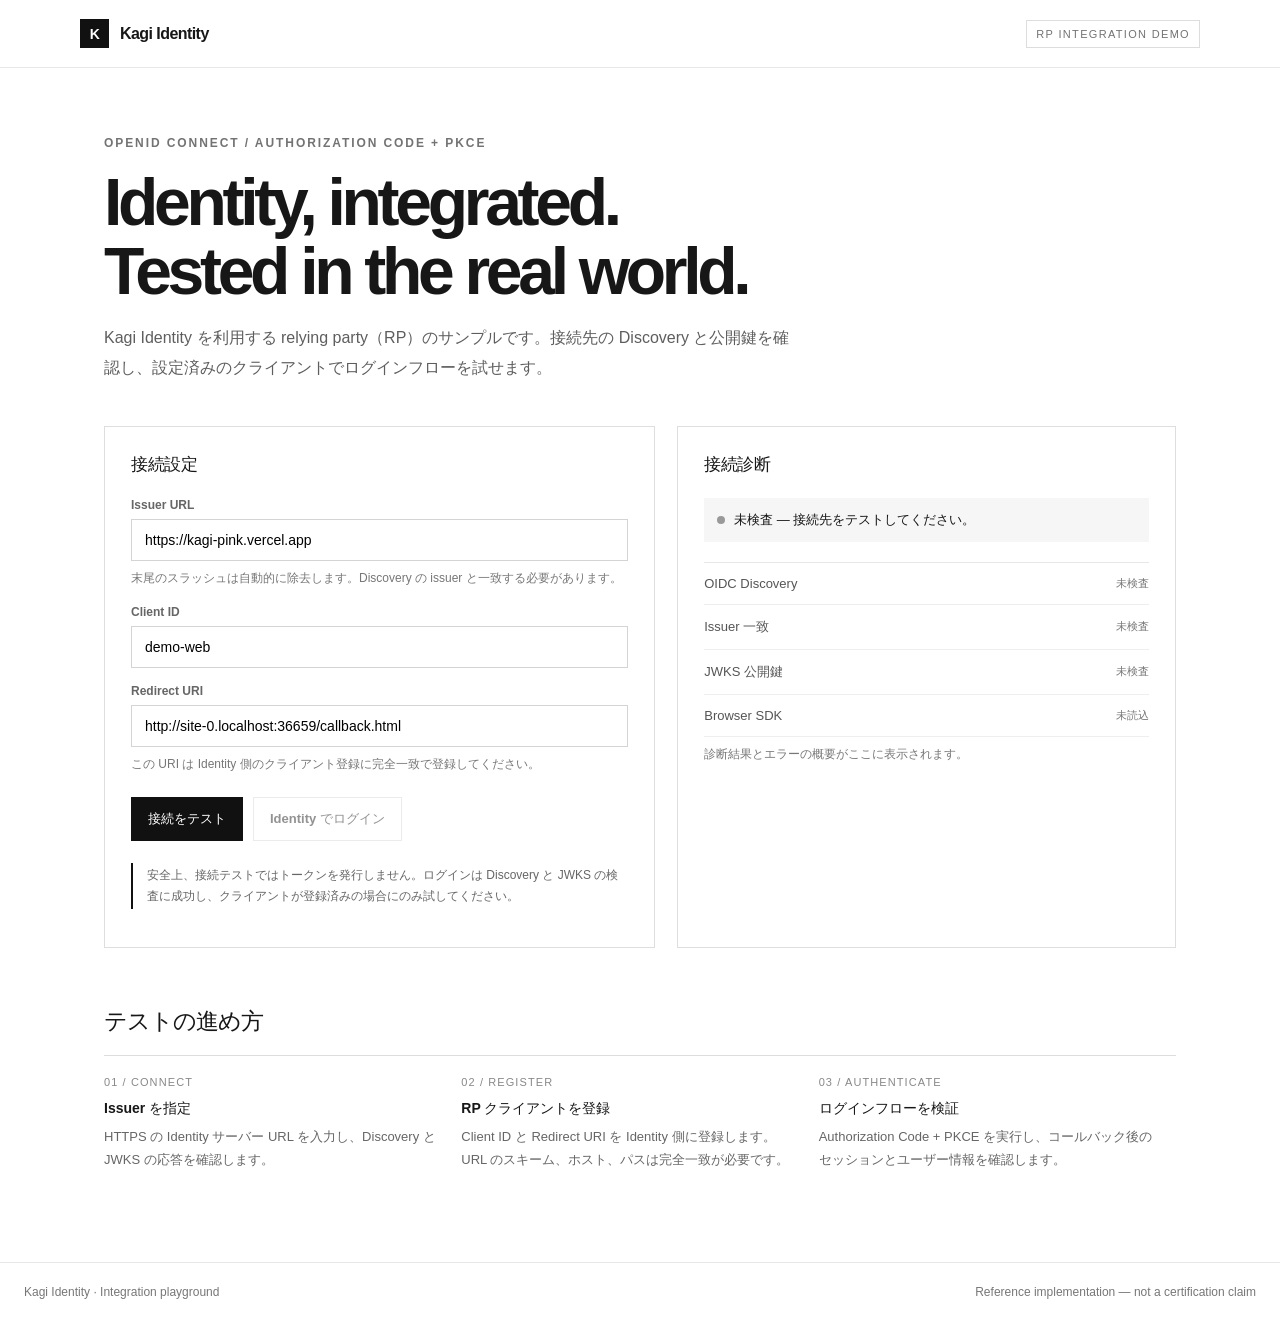
<file: examples/vercel-rp/index.html>
<!doctype html>
<html lang="ja">
<head>
  <meta charset="utf-8">
  <meta name="viewport" content="width=device-width, initial-scale=1">
  <meta name="color-scheme" content="light">
  <meta name="description" content="Kagi Identity を利用する RP サンプル。OIDC Discovery、JWKS、PKCE ログイン導線を確認できます。">
  <title>Kagi Identity — RP Integration Demo</title>
  <style>
    :root{font-family:Inter,-apple-system,BlinkMacSystemFont,"Segoe UI","Noto Sans JP",sans-serif;color:#171717;background:#fff;font-synthesis:none;text-rendering:optimizeLegibility}
    *{box-sizing:border-box}body{margin:0;min-width:320px}a{color:inherit}
    .top{height:68px;border-bottom:1px solid #e7e7e7;display:flex;align-items:center;justify-content:space-between;padding:0 max(24px,calc((100vw - 1120px)/2))}
    .brand{display:flex;align-items:center;gap:11px;font-weight:750;letter-spacing:-.035em}.mark{width:29px;height:29px;background:#111;color:white;display:grid;place-items:center;font-size:14px;font-weight:800}
    .tag{font-size:11px;letter-spacing:.12em;text-transform:uppercase;color:#737373;border:1px solid #ddd;padding:7px 9px}
    main{max-width:1120px;margin:auto;padding:68px 24px 90px}.eyebrow{font-size:12px;font-weight:700;letter-spacing:.16em;text-transform:uppercase;color:#737373}
    h1{font-size:clamp(36px,6vw,66px);line-height:1.04;letter-spacing:-.065em;margin:18px 0 18px;max-width:800px;font-weight:760}
    .lead{font-size:16px;line-height:1.85;color:#5e5e5e;max-width:700px;margin:0}
    .layout{display:grid;grid-template-columns:minmax(0,1.05fr) minmax(300px,.95fr);gap:22px;margin-top:44px}
    .panel{border:1px solid #dedede;padding:26px;min-width:0}.panel h2{font-size:17px;margin:0 0 22px;letter-spacing:-.025em}
    label{display:block;font-size:12px;color:#666;font-weight:650;margin:16px 0 7px}
    input{width:100%;border:1px solid #d4d4d4;border-radius:0;background:#fff;padding:12px 13px;font:inherit;font-size:14px;outline:none}
    input:focus{border-color:#111;box-shadow:0 0 0 1px #111}
    .hint{font-size:12px;line-height:1.65;color:#777;margin:8px 0 0;overflow-wrap:anywhere}
    .actions{display:flex;gap:10px;flex-wrap:wrap;margin-top:22px}
    button{font:inherit;font-size:13px;font-weight:700;border:1px solid #111;padding:12px 16px;cursor:pointer;background:#111;color:white;min-height:43px}
    button.secondary{background:white;color:#111;border-color:#d5d5d5}button:disabled{opacity:.45;cursor:not-allowed}
    .status{display:flex;align-items:center;gap:9px;padding:12px 13px;background:#f6f6f6;font-size:13px;line-height:1.5;margin:0 0 14px}
    .dot{width:8px;height:8px;border-radius:50%;background:#999;flex:none}.status.ok .dot{background:#16834a}.status.bad .dot{background:#c53232}
    .checks{border-top:1px solid #e7e7e7;margin-top:20px}.check{display:grid;grid-template-columns:1fr auto;gap:12px;align-items:center;padding:13px 0;border-bottom:1px solid #eee;font-size:13px}.check span:first-child{color:#555}.result{font-size:11px;color:#777;text-align:right;overflow-wrap:anywhere}
    .callout{margin-top:22px;border-left:2px solid #111;padding:2px 0 2px 14px;color:#666;font-size:12px;line-height:1.75}
    .section{margin-top:58px}.section h2{font-size:23px;letter-spacing:-.04em;margin:0 0 18px}.steps{display:grid;grid-template-columns:repeat(3,1fr);border-top:1px solid #ddd}.step{padding:20px 20px 0 0}.num{font-size:11px;color:#888;letter-spacing:.1em}.step h3{font-size:14px;margin:12px 0 8px}.step p{font-size:13px;line-height:1.75;color:#666;margin:0}
    footer{border-top:1px solid #e7e7e7;padding:22px 24px;display:flex;justify-content:space-between;gap:16px;flex-wrap:wrap;font-size:12px;color:#777}
    @media(max-width:760px){main{padding-top:44px}.layout{grid-template-columns:1fr}.panel{padding:20px}.steps{grid-template-columns:1fr}.step{padding:18px 0;border-bottom:1px solid #eee}.top{padding:0 18px}}
  </style>
</head>
<body>
  <header class="top"><div class="brand"><span class="mark">K</span><span>Kagi Identity</span></div><span class="tag">RP integration demo</span></header>
  <main>
    <div class="eyebrow">OpenID Connect / Authorization Code + PKCE</div>
    <h1>Identity, integrated.<br>Tested in the real world.</h1>
    <p class="lead">Kagi Identity を利用する relying party（RP）のサンプルです。接続先の Discovery と公開鍵を確認し、設定済みのクライアントでログインフローを試せます。</p>
    <div class="layout">
      <section class="panel">
        <h2>接続設定</h2>
        <label for="issuer">Issuer URL</label>
        <input id="issuer" type="url" spellcheck="false" value="https://kagi-pink.vercel.app" placeholder="https://id.example.com">
        <p class="hint">末尾のスラッシュは自動的に除去します。Discovery の issuer と一致する必要があります。</p>
        <label for="clientId">Client ID</label>
        <input id="clientId" value="demo-web" autocomplete="off" spellcheck="false">
        <label for="redirectUri">Redirect URI</label>
        <input id="redirectUri" type="url" spellcheck="false">
        <p class="hint">この URI は Identity 側のクライアント登録に完全一致で登録してください。</p>
        <div class="actions"><button id="check">接続をテスト</button><button id="login" class="secondary" disabled>Identity でログイン</button></div>
        <p class="callout">安全上、接続テストではトークンを発行しません。ログインは Discovery と JWKS の検査に成功し、クライアントが登録済みの場合にのみ試してください。</p>
      </section>
      <section class="panel">
        <h2>接続診断</h2>
        <div id="overall" class="status"><span class="dot"></span><span id="overallText">未検査 — 接続先をテストしてください。</span></div>
        <div class="checks">
          <div class="check"><span>OIDC Discovery</span><span id="discoveryResult" class="result">未検査</span></div>
          <div class="check"><span>Issuer 一致</span><span id="issuerResult" class="result">未検査</span></div>
          <div class="check"><span>JWKS 公開鍵</span><span id="jwksResult" class="result">未検査</span></div>
          <div class="check"><span>Browser SDK</span><span id="sdkResult" class="result">未読込</span></div>
        </div>
        <p class="hint" id="detail" role="status" aria-live="polite">診断結果とエラーの概要がここに表示されます。</p>
      </section>
    </div>
    <section class="section">
      <h2>テストの進め方</h2>
      <div class="steps">
        <article class="step"><div class="num">01 / CONNECT</div><h3>Issuer を指定</h3><p>HTTPS の Identity サーバー URL を入力し、Discovery と JWKS の応答を確認します。</p></article>
        <article class="step"><div class="num">02 / REGISTER</div><h3>RP クライアントを登録</h3><p>Client ID と Redirect URI を Identity 側に登録します。URL のスキーム、ホスト、パスは完全一致が必要です。</p></article>
        <article class="step"><div class="num">03 / AUTHENTICATE</div><h3>ログインフローを検証</h3><p>Authorization Code + PKCE を実行し、コールバック後のセッションとユーザー情報を確認します。</p></article>
      </div>
    </section>
  </main>
  <footer><span>Kagi Identity · Integration playground</span><span>Reference implementation — not a certification claim</span></footer>
  <script>
    const $ = (id) => document.getElementById(id);
    $('redirectUri').value = location.origin + '/callback.html';
    let discovery = null;
    let sdkLoaded = false;
    function normalizeIssuer() {
      const raw = $('issuer').value.trim();
      try {
        const u = new URL(raw);
        const isLocalhost = u.hostname === 'localhost' || u.hostname === '127.0.0.1' || u.hostname === '[::1]';
        if (u.protocol !== 'https:' && !(u.protocol === 'http:' && isLocalhost)) return '';
        return u.origin;
      } catch (_) {
        return '';
      }
    }
    function setResult(id, text, ok) {
      $(id).textContent = text;
      $(id).style.color = ok === true ? '#16834a' : ok === false ? '#c53232' : '#777';
    }
    function setOverall(kind, text) {
      $('overall').className = 'status' + (kind ? ' ' + kind : '');
      $('overallText').textContent = text;
    }
    async function loadSdk(issuer) {
      if (window.Kagi && sdkLoaded) return;
      await new Promise((resolve, reject) => {
        const script = document.createElement('script');
        script.src = issuer + '/static/kagi.js';
        script.async = true;
        script.onload = resolve;
        script.onerror = () => reject(new Error('Browser SDK を読み込めません。Identity の URL と配信状態を確認してください。'));
        document.head.appendChild(script);
      });
      if (!window.Kagi) throw new Error('SDK が初期化されませんでした');
      sdkLoaded = true;
    }
    $('check').addEventListener('click', async () => {
      const issuer = normalizeIssuer();
      $('login').disabled = true;
      discovery = null; sdkLoaded = false;
      setOverall('', '接続先を確認しています…');
      ['discoveryResult','issuerResult','jwksResult','sdkResult'].forEach(id => setResult(id,'検査中…',null));
      $('detail').textContent = '';
      try {
        if (!/^https:\/\//i.test(issuer)) throw new Error('Issuer は HTTPS URL を指定してください。');
        const response = await fetch(issuer + '/.well-known/openid-configuration', {cache:'no-store'});
        if (!response.ok) throw new Error('Discovery が HTTP ' + response.status + ' を返しました。');
        discovery = await response.json();
        setResult('discoveryResult','HTTP ' + response.status,true);
        const issuerOk = discovery.issuer === issuer;
        setResult('issuerResult',issuerOk ? '一致' : '不一致',issuerOk);
        if (!issuerOk) throw new Error('Discovery の issuer が入力値と一致しません。');
        if (!discovery.jwks_uri) throw new Error('Discovery に jwks_uri がありません。');
        const jwksResponse = await fetch(discovery.jwks_uri, {cache:'no-store'});
        if (!jwksResponse.ok) throw new Error('JWKS が HTTP ' + jwksResponse.status + ' を返しました。');
        const jwks = await jwksResponse.json();
        if (!Array.isArray(jwks.keys) || jwks.keys.length === 0) throw new Error('JWKS に公開鍵がありません。');
        setResult('jwksResult',jwks.keys.length + ' key(s)',true);
        await loadSdk(issuer);
        setResult('sdkResult','読込成功',true);
        $('login').disabled = false;
        setOverall('ok','接続テスト成功 — ログインを試せます。');
        $('detail').textContent = 'Discovery、issuer、JWKS、SDK の基本チェックが成功しました。これは OIDC の完全な適合性検証ではありません。';
      } catch (error) {
        setOverall('bad','接続テスト失敗');
        $('detail').textContent = error && error.message ? error.message : String(error);
        if (!discovery) setResult('discoveryResult','失敗',false);
        if (discovery && discovery.issuer !== issuer) setResult('issuerResult','不一致',false);
        if ($('jwksResult').textContent === '検査中…') setResult('jwksResult','未完了',false);
        if ($('sdkResult').textContent === '検査中…') setResult('sdkResult','未読込',false);
      }
    });
    $('login').addEventListener('click', () => {
      const issuer = normalizeIssuer();
      const clientId = $('clientId').value.trim();
      const redirectUri = $('redirectUri').value.trim();
      if (!issuer) { $('detail').textContent = 'Issuer URL は https://（localhost のみ http:// 可）の有効なオリジンを指定してください。'; return; }
      if (!clientId || !redirectUri) { $('detail').textContent = 'Client ID と Redirect URI を入力してください。'; return; }
      try {
        sessionStorage.setItem('kagi-demo-issuer', issuer);
        sessionStorage.setItem('kagi-demo-client-id', clientId);
        sessionStorage.setItem('kagi-demo-redirect-uri', redirectUri);
        window.Kagi.configure({issuer,clientId,redirectUri,scope:'openid profile email'});
        window.Kagi.login();
      } catch (error) {
        $('detail').textContent = error && error.message ? error.message : String(error);
      }
    });
  </script>
</body>
</html>
</file>
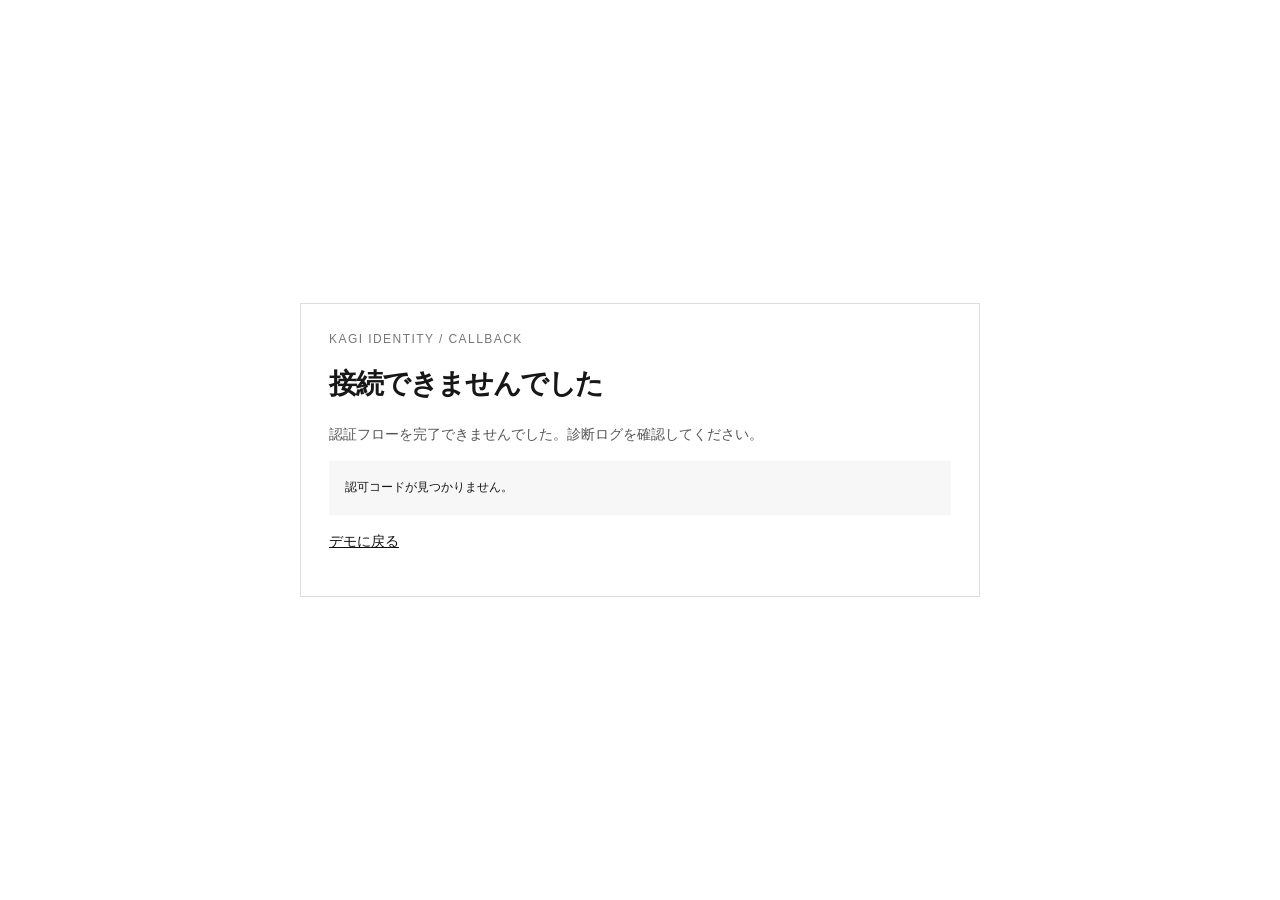
<file: examples/rp-demo/callback.html>
<!doctype html>
<html lang="ja"><head><meta charset="utf-8"><meta name="viewport" content="width=device-width,initial-scale=1"><meta name="color-scheme" content="light"><title>Kagi Identity — Callback</title>
<style>:root{font-family:Inter,-apple-system,BlinkMacSystemFont,"Segoe UI","Noto Sans JP",sans-serif;color:#171717;background:#fff}*{box-sizing:border-box}body{margin:0;min-height:100vh;display:grid;place-items:center;padding:20px}main{width:min(100%,680px);border:1px solid #ddd;padding:28px}h1{font-size:28px;letter-spacing:-.05em}p{font-size:14px;color:#555;line-height:1.8}pre{white-space:pre-wrap;overflow-wrap:anywhere;background:#f7f7f7;padding:16px;font-size:12px;line-height:1.8}a{color:#111}button{padding:11px 14px;background:#111;color:#fff;border:0;cursor:pointer}</style></head>
<body><main><div style="font-size:12px;color:#777;letter-spacing:.12em">KAGI IDENTITY / CALLBACK</div><h1 id="title">認証応答を確認しています…</h1><p id="message">state と PKCE を確認し、トークンエンドポイントへ接続します。</p><pre id="output" aria-live="polite">処理中…</pre><p><a href="./">デモに戻る</a></p></main>
<script>
(async function(){
'use strict';const $=id=>document.getElementById(id);function fail(message,details){$('title').textContent='接続できませんでした';$('message').textContent=message;$('output').textContent=details||message;}
function decodeJwtPayload(token){const part=String(token||'').split('.')[1];if(!part)throw new Error('ID Token の形式が不正です。');let s=part.replace(/-/g,'+').replace(/_/g,'/');while(s.length%4)s+='=';const binary=atob(s);const bytes=Uint8Array.from(binary,c=>c.charCodeAt(0));return JSON.parse(new TextDecoder().decode(bytes));}
try{
 const params=new URLSearchParams(location.search);
 if(params.has('error'))throw new Error((params.get('error')||'OAuth error')+': '+(params.get('error_description')||'Identity Provider が認証を拒否しました。'));
 const code=params.get('code'),state=params.get('state');if(!code)throw new Error('認可コードが見つかりません。');
 const raw=sessionStorage.getItem('kagi-rp-pending');if(!raw)throw new Error('認証状態が見つかりません。元のタブで最初から試してください。');
 const pending=JSON.parse(raw);sessionStorage.removeItem('kagi-rp-pending');
 if(Date.now()-pending.createdAt>10*60*1000)throw new Error('認証リクエストが期限切れです。');
 if(!state||state!==pending.state)throw new Error('state mismatch: CSRF 防止チェックに失敗しました。');
 const response=await fetch(pending.issuer+'/token',{method:'POST',headers:{'content-type':'application/x-www-form-urlencoded',accept:'application/json'},credentials:'omit',body:new URLSearchParams({grant_type:'authorization_code',code,redirect_uri:pending.redirectUri,client_id:pending.clientId,code_verifier:pending.verifier})});
 const rawText=await response.text();let tokens;try{tokens=JSON.parse(rawText)}catch(_){throw new Error('Token endpoint が JSON を返しませんでした (HTTP '+response.status+')。')}
 if(!response.ok)throw new Error('Token endpoint HTTP '+response.status+': '+(tokens.error_description||tokens.error||'認可コード交換に失敗しました。'));
 if(!tokens.id_token)throw new Error('ID Token が返されませんでした。');
 const claims=decodeJwtPayload(tokens.id_token);
 if(claims.iss!==pending.issuer)throw new Error('ID Token issuer mismatch。');
 const aud=claims.aud;const audOk=Array.isArray(aud)?aud.includes(pending.clientId):aud===pending.clientId;if(!audOk)throw new Error('ID Token audience mismatch。');
 if(claims.nonce!==pending.nonce)throw new Error('ID Token nonce mismatch。');
 if(claims.exp&&Date.now()/1000>=claims.exp)throw new Error('ID Token の有効期限が切れています。');
 let profile=null;
 if(tokens.access_token){const r=await fetch(pending.issuer+'/userinfo',{headers:{authorization:'Bearer '+tokens.access_token,accept:'application/json'},credentials:'omit'});const t=await r.text();if(r.ok){try{profile=JSON.parse(t)}catch(_){}}else throw new Error('UserInfo HTTP '+r.status+': '+t.slice(0,240));}
 $('title').textContent='認証フローが完了しました';$('message').textContent='state、PKCE、iss、aud、nonce、exp の基本チェックと UserInfo 取得が完了しました。これは署名検証を含む本番用の検証ではありません。';
 $('output').textContent=JSON.stringify({issuer:pending.issuer,client_id:pending.clientId,token_type:tokens.token_type,expires_in:tokens.expires_in,claims:{sub:claims.sub,aud:claims.aud,iss:claims.iss,exp:claims.exp},userinfo:profile?{sub:profile.sub,name:profile.name,preferred_username:profile.preferred_username,email:profile.email}:null,signature_validation:'NOT PERFORMED IN THIS BROWSER DEMO'},null,2);
 history.replaceState(null,'',location.pathname);
}catch(e){fail('認証フローを完了できませんでした。診断ログを確認してください。',String(e&&e.message||e));}
})();
</script></body></html>
</file>
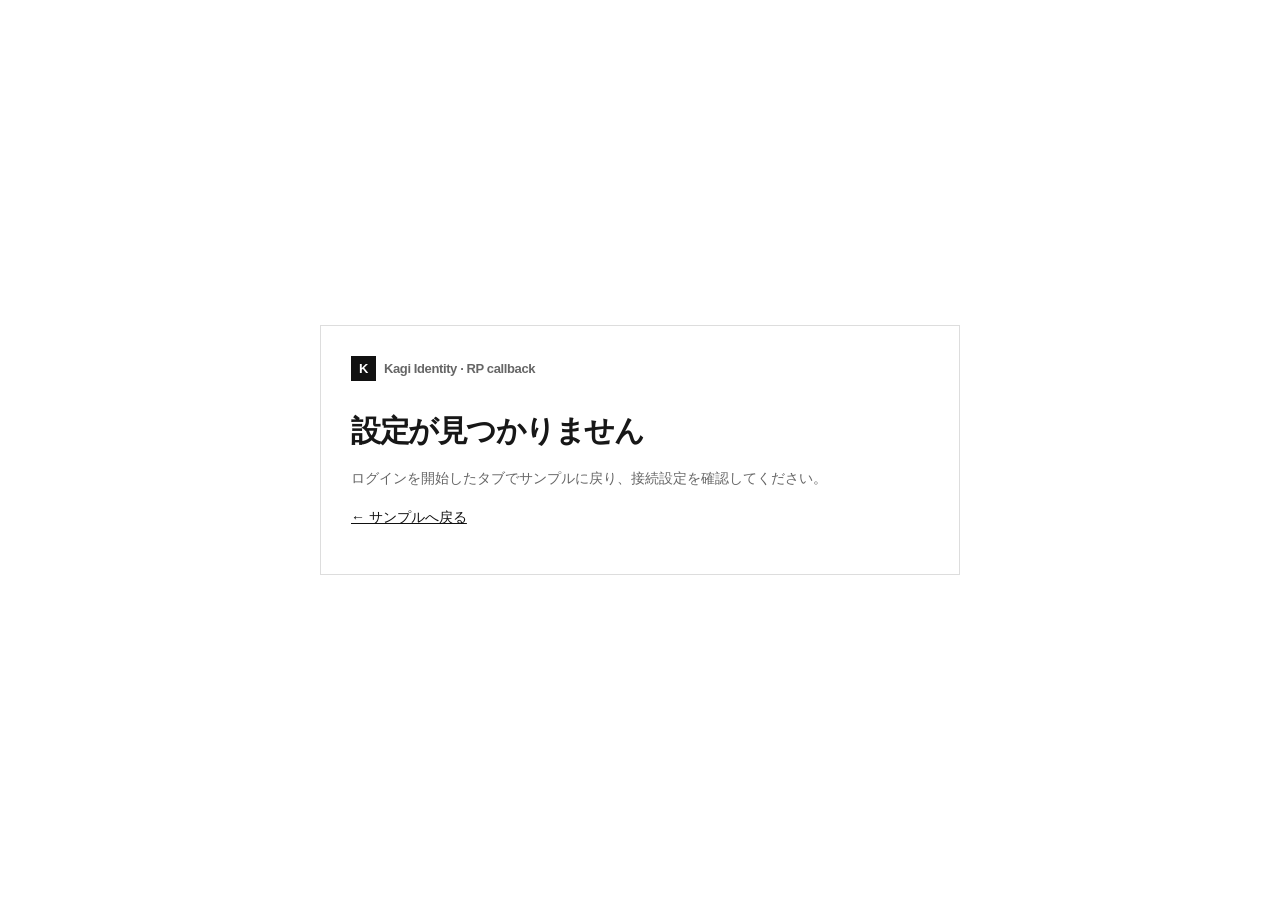
<file: examples/vercel-rp/callback.html>
<!doctype html>
<html lang="ja">
<head><meta charset="utf-8"><meta name="viewport" content="width=device-width, initial-scale=1"><title>Kagi Identity — Callback</title>
<style>
:root{font-family:Inter,-apple-system,BlinkMacSystemFont,"Segoe UI","Noto Sans JP",sans-serif;color:#171717;background:#fff}
*{box-sizing:border-box}body{margin:0;min-height:100vh;display:grid;place-items:center;padding:24px}
main{width:min(100%,640px);border:1px solid #ddd;padding:30px}
.brand{font-weight:750;letter-spacing:-.03em;font-size:13px;color:#666}.mark{display:inline-grid;place-items:center;width:25px;height:25px;background:#111;color:white;margin-right:8px}
h1{font-size:30px;letter-spacing:-.05em;margin:30px 0 12px}p{font-size:14px;line-height:1.8;color:#666;overflow-wrap:anywhere}
pre{white-space:pre-wrap;overflow-wrap:anywhere;background:#f6f6f6;padding:16px;font-size:12px;line-height:1.7}
a{color:#111}
</style></head>
<body><main><div class="brand"><span class="mark">K</span>Kagi Identity · RP callback</div><h1 id="title">コールバックを処理しています…</h1><p id="message">OAuth/OIDC の応答を検証しています。</p><pre id="output" hidden></pre><p><a href="/">← サンプルへ戻る</a></p></main>
<script>
(async function(){
  const title=document.getElementById('title'), message=document.getElementById('message'), output=document.getElementById('output');
  const params=new URLSearchParams(location.search);
  if(params.has('error')){title.textContent='認証に失敗しました';message.textContent=params.get('error_description')||params.get('error');return;}
  function normalizeIssuer(raw){
    try{
      const u=new URL((raw||'').trim());
      const isLocalhost=u.hostname==='localhost'||u.hostname==='127.0.0.1'||u.hostname==='[::1]';
      if(u.protocol!=='https:'&&!(u.protocol==='http:'&&isLocalhost)) return '';
      return u.origin;
    }catch(_){return '';}
  }
  const issuer=normalizeIssuer(sessionStorage.getItem('kagi-demo-issuer'));
  const clientId=sessionStorage.getItem('kagi-demo-client-id');
  const redirectUri=sessionStorage.getItem('kagi-demo-redirect-uri')||location.origin+'/callback.html';
  if(!issuer||!clientId){title.textContent='設定が見つかりません';message.textContent='ログインを開始したタブでサンプルに戻り、接続設定を確認してください。';return;}
  try{
    await new Promise((resolve,reject)=>{
      const script=document.createElement('script');
      script.src=issuer+'/static/kagi.js';
      script.async=true;
      script.onload=resolve;
      script.onerror=()=>reject(new Error('Identity の Browser SDK を読み込めませんでした'));
      document.head.appendChild(script);
    });
    Kagi.configure({issuer,clientId,redirectUri,scope:'openid profile email'});
    const session=await Kagi.handleCallback();
    const profile=await Kagi.userinfo();
    title.textContent='ログイン成功';
    message.textContent='コールバックが完了しました。表示する情報は必要最小限にしています。';
    output.hidden=false;output.textContent=JSON.stringify({subject:profile.sub,name:profile.name||null,email:profile.email||null,sessionType:typeof session},null,2);
  }catch(error){title.textContent='コールバック処理に失敗しました';message.textContent=error&&error.message?error.message:String(error);}
})();
</script></body></html>
</file>
